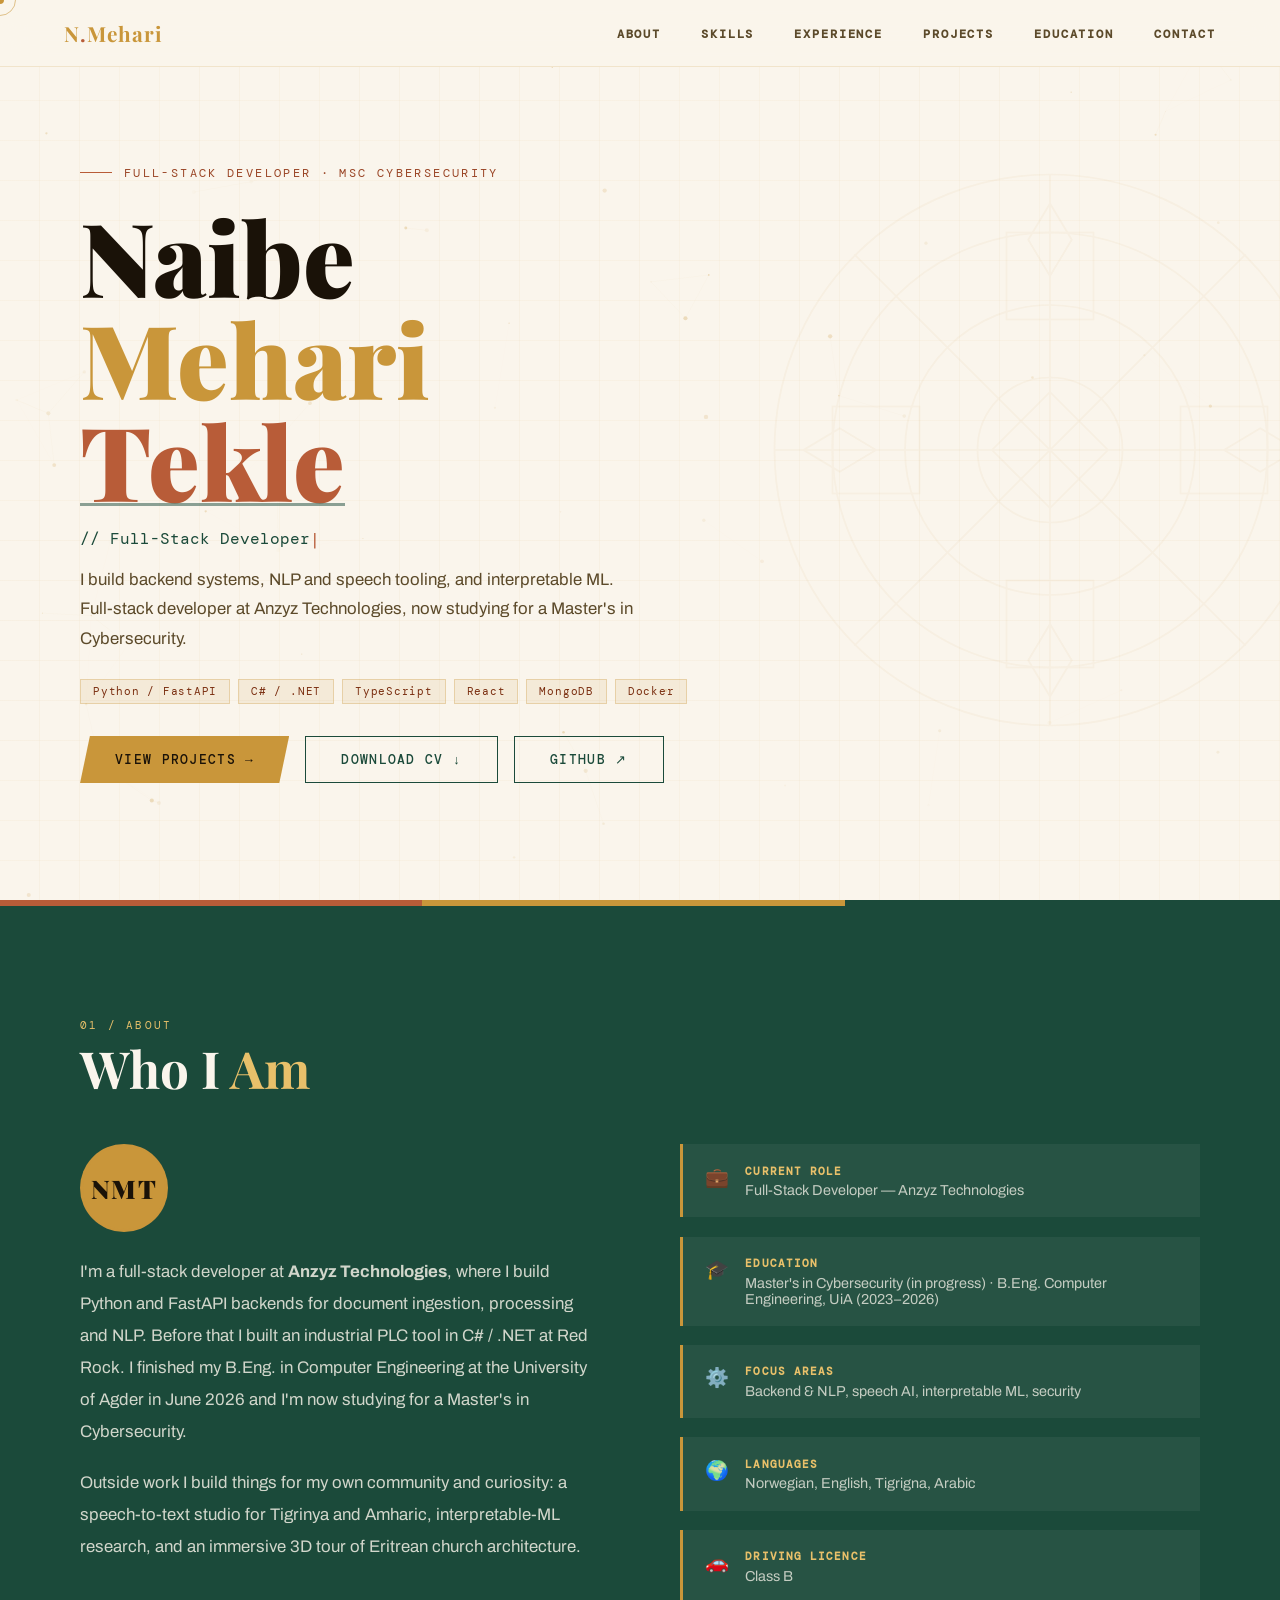
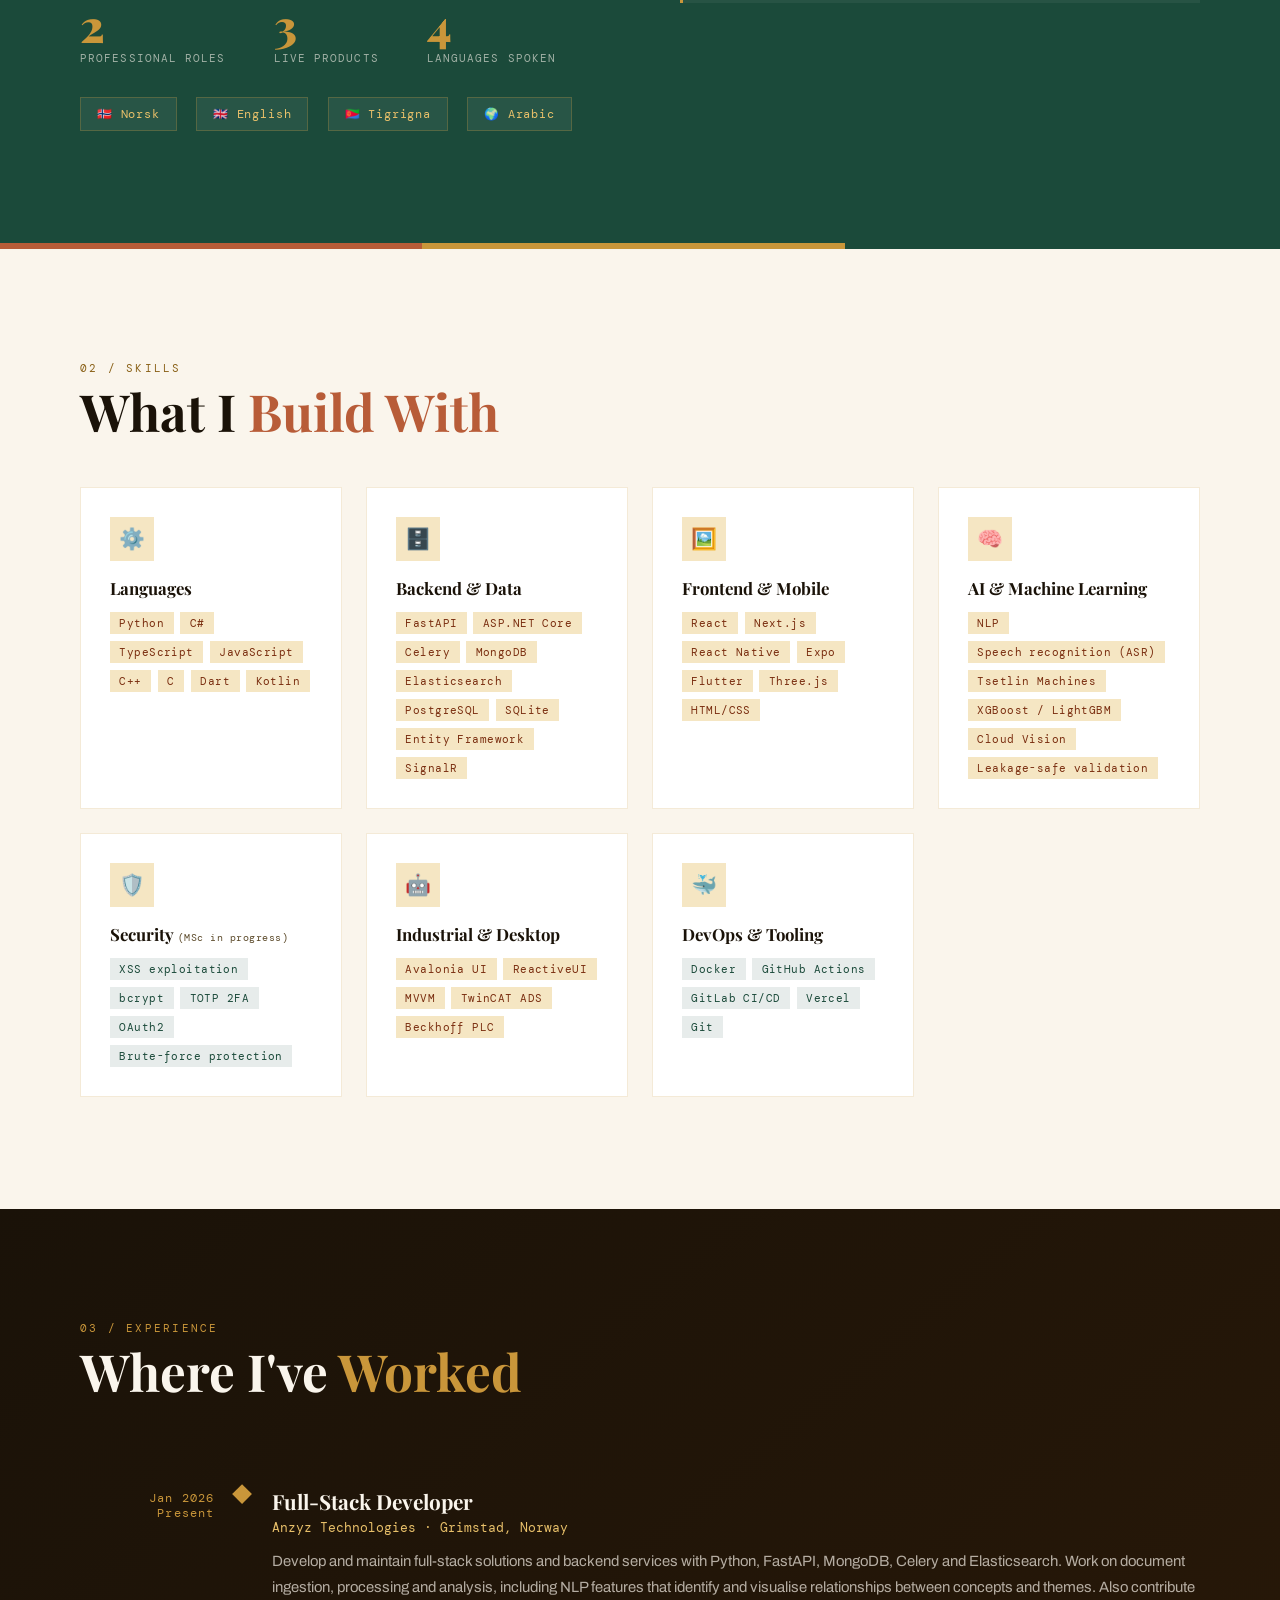
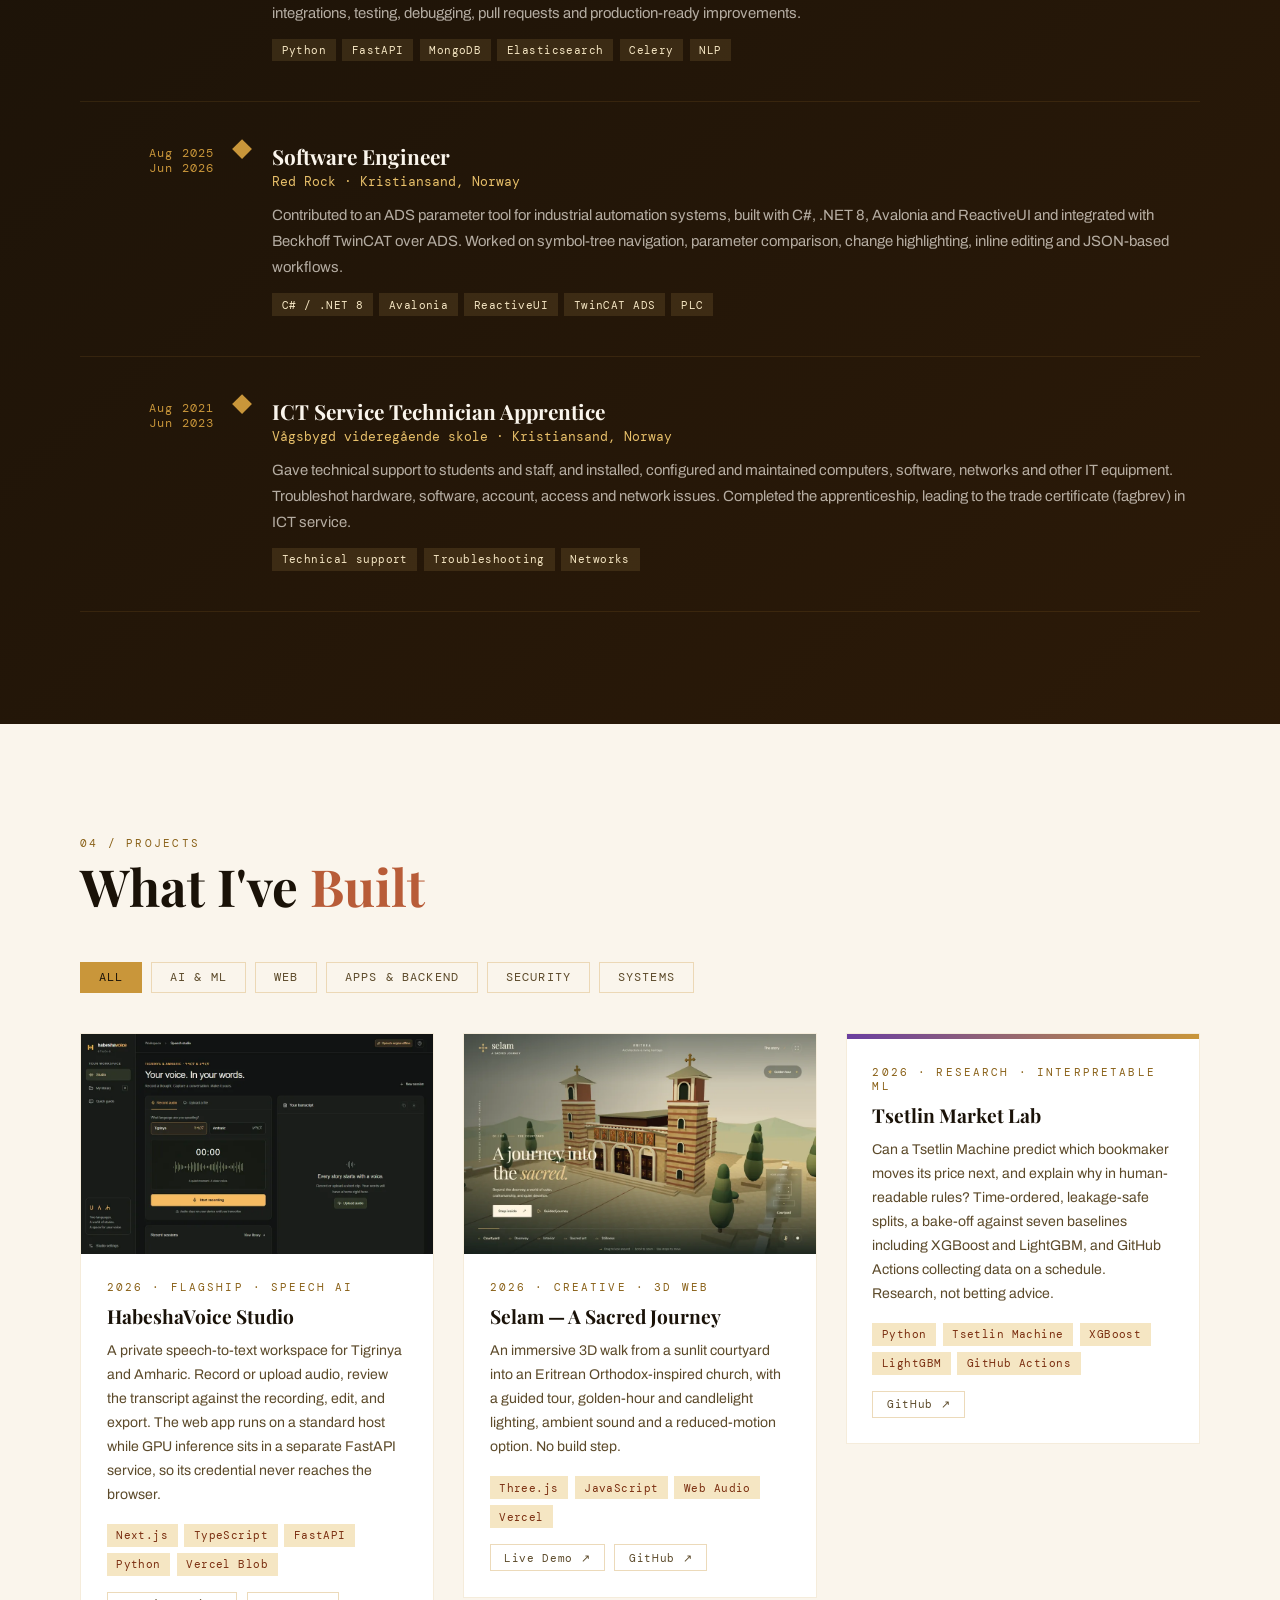
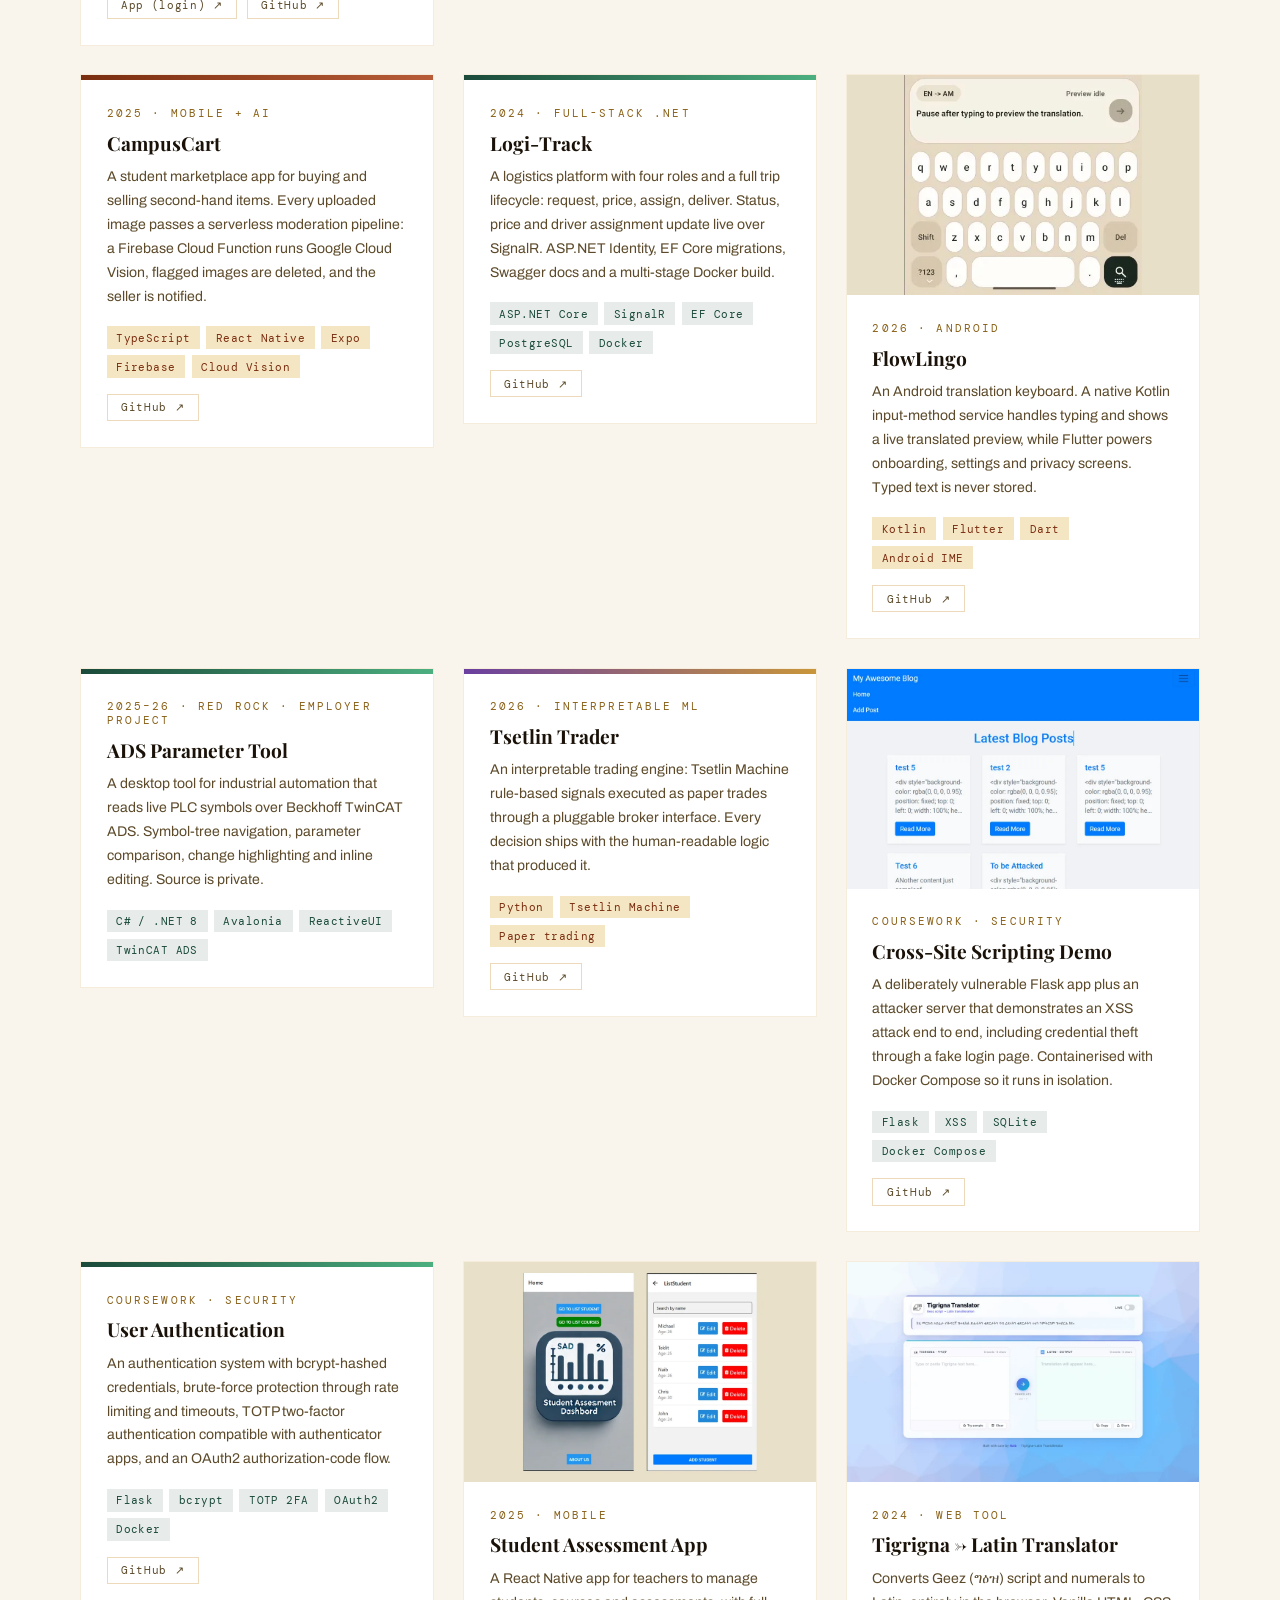
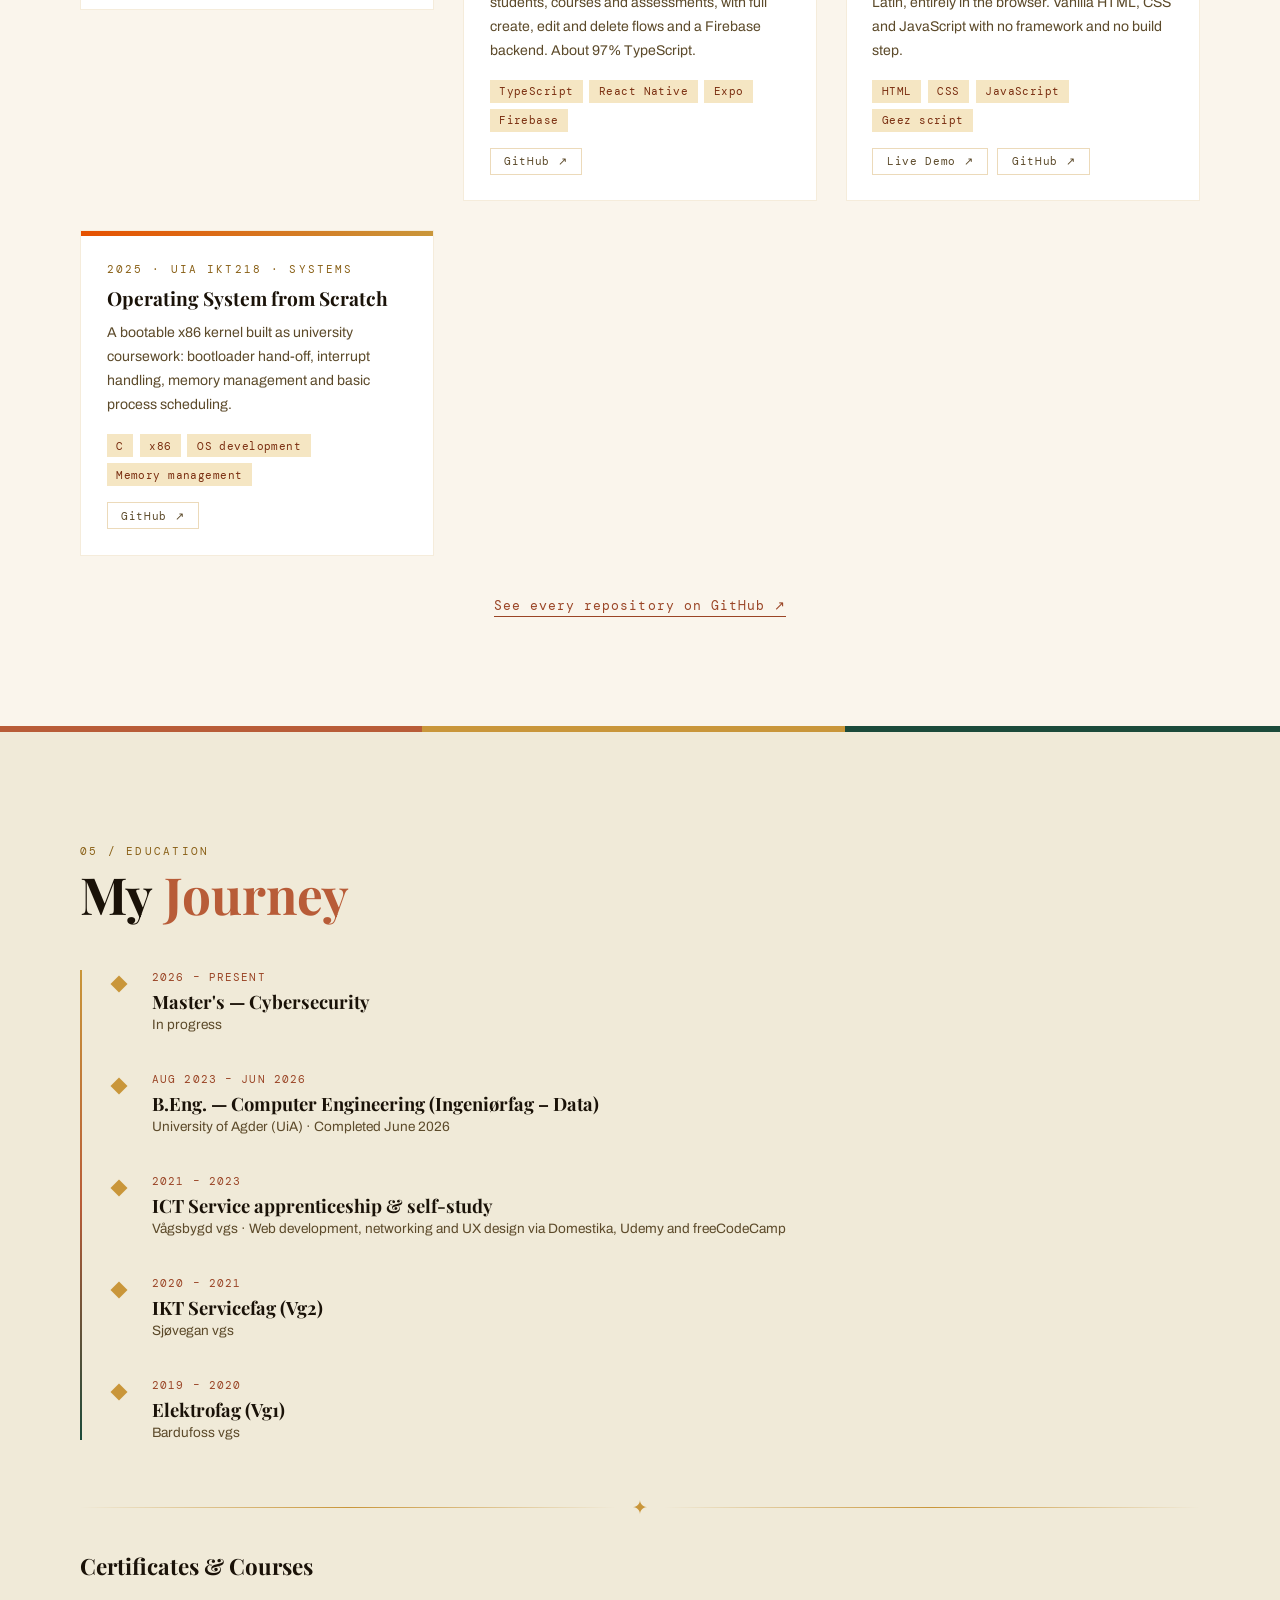
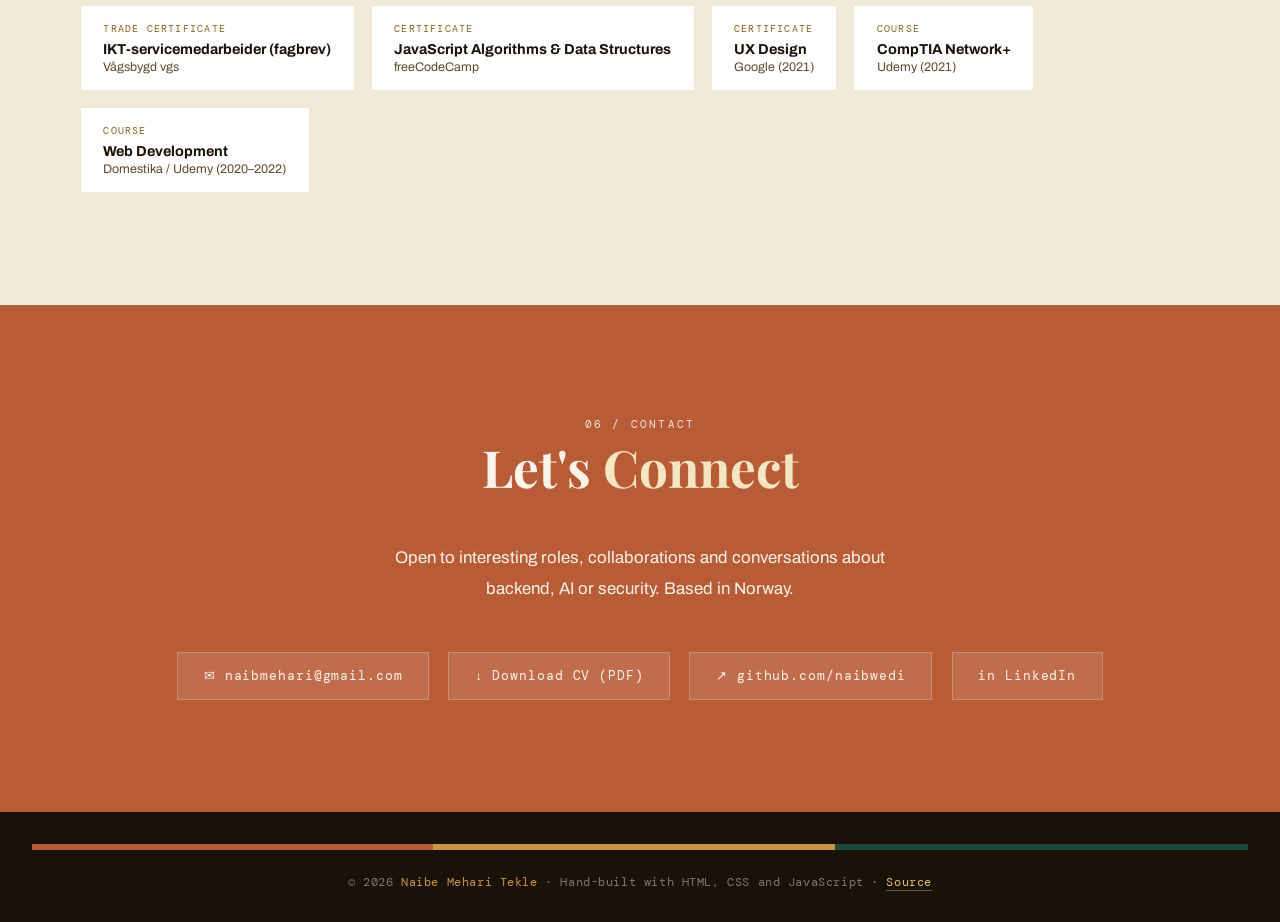
<file: index.html>
<!DOCTYPE html>
<html lang="en">
<head>
<meta charset="UTF-8">
<meta name="viewport" content="width=device-width, initial-scale=1.0">
<title>Naibe Mehari Tekle — Full-Stack Developer &amp; Cybersecurity MSc Student</title>
<meta name="description" content="Naibe Mehari Tekle — full-stack developer at Anzyz Technologies (Python, FastAPI, .NET, React) and Master's student in cybersecurity. Speech AI for Tigrinya &amp; Amharic, interpretable ML, industrial software. Based in Norway.">
<meta property="og:title" content="Naibe Mehari Tekle — Full-Stack Developer &amp; Cybersecurity MSc Student">
<meta property="og:description" content="Python/FastAPI and .NET backends, speech AI for Tigrinya &amp; Amharic, interpretable ML and security. Based in Norway.">
<meta property="og:type" content="website">
<meta property="og:url" content="https://naibtech.dev/">
<meta property="og:image" content="https://naibtech.dev/og-image.png">
<meta name="twitter:card" content="summary_large_image">
<meta name="twitter:image" content="https://naibtech.dev/og-image.png">
<link rel="canonical" href="https://naibtech.dev/">
<link rel="preconnect" href="https://fonts.googleapis.com">
<link rel="preconnect" href="https://fonts.gstatic.com" crossorigin>
<link href="https://fonts.googleapis.com/css2?family=Playfair+Display:wght@400;700;900&family=DM+Mono:wght@300;400;500&family=Archivo:wght@300;400;600;800&display=swap" rel="stylesheet">
<link rel="icon" type="image/svg+xml" href="data:image/svg+xml,%3Csvg xmlns='http://www.w3.org/2000/svg' viewBox='0 0 32 32'%3E%3Crect width='32' height='32' fill='%231A1208'/%3E%3Ctext x='16' y='22' text-anchor='middle' font-family='Georgia,serif' font-size='18' font-weight='700' fill='%23C9963A'%3EN%3C/text%3E%3C/svg%3E">
<link rel="stylesheet" href="style.css">
<script type="application/ld+json">
{
  "@context": "https://schema.org",
  "@type": "Person",
  "name": "Naibe Mehari Tekle",
  "url": "https://naibtech.dev/",
  "jobTitle": "Full-Stack Developer",
  "worksFor": { "@type": "Organization", "name": "Anzyz Technologies" },
  "alumniOf": { "@type": "CollegeOrUniversity", "name": "University of Agder" },
  "knowsLanguage": ["nb", "en", "ti", "ar"],
  "address": { "@type": "PostalAddress", "addressCountry": "NO" },
  "sameAs": ["https://github.com/naibwedi", "https://www.linkedin.com/in/naib-mehari-95690114a/"]
}
</script>
</head>
<body>

<a class="skip" href="#main">Skip to content</a>
<canvas id="cvs" aria-hidden="true"></canvas>
<div class="gbg" aria-hidden="true"></div>
<div class="cd" id="cdot" aria-hidden="true"></div>
<div class="cr" id="cring" aria-hidden="true"></div>

<!-- mobile nav overlay -->
<div class="mnav" id="mnav" aria-hidden="true">
  <a href="#about" onclick="closeMenu()">About</a>
  <a href="#skills" onclick="closeMenu()">Skills</a>
  <a href="#experience" onclick="closeMenu()">Experience</a>
  <a href="#projects" onclick="closeMenu()">Projects</a>
  <a href="#education" onclick="closeMenu()">Education</a>
  <a href="#contact" onclick="closeMenu()">Contact</a>
</div>

<nav aria-label="Primary">
  <div class="logo">N<span>.</span>Mehari</div>
  <ul class="nl">
    <li><a href="#about">About</a></li>
    <li><a href="#skills">Skills</a></li>
    <li><a href="#experience">Experience</a></li>
    <li><a href="#projects">Projects</a></li>
    <li><a href="#education">Education</a></li>
    <li><a href="#contact">Contact</a></li>
  </ul>
  <button class="ham" id="ham" aria-label="Toggle menu" aria-expanded="false">
    <span></span><span></span><span></span>
  </button>
</nav>

<button class="stt" id="stt" aria-label="Scroll to top">↑</button>

<main id="main">

<!-- HERO -->
<section id="hero">
  <svg class="hcross" viewBox="0 0 400 400" xmlns="http://www.w3.org/2000/svg" aria-hidden="true">
    <g stroke="#C9963A" fill="none" stroke-width="1.2">
      <circle cx="200" cy="200" r="190"/><circle cx="200" cy="200" r="150"/>
      <circle cx="200" cy="200" r="100"/><circle cx="200" cy="200" r="50"/>
      <line x1="200" y1="10" x2="200" y2="390"/><line x1="10" y1="200" x2="390" y2="200"/>
      <line x1="65" y1="65" x2="335" y2="335"/><line x1="335" y1="65" x2="65" y2="335"/>
      <rect x="170" y="50" width="60" height="60"/><rect x="170" y="290" width="60" height="60"/>
      <rect x="50" y="170" width="60" height="60"/><rect x="290" y="170" width="60" height="60"/>
      <polygon points="200,160 240,200 200,240 160,200"/>
      <polygon points="200,30 215,55 200,80 185,55"/><polygon points="200,320 215,345 200,370 185,345"/>
      <polygon points="30,200 55,215 80,200 55,185"/><polygon points="320,200 345,215 370,200 345,185"/>
    </g>
  </svg>
  <div class="hc">
    <div class="hl">Full-Stack Developer &middot; MSc Cybersecurity</div>
    <h1 class="hn">Naibe<br><span class="gld">Mehari</span><br><span class="str">Tekle</span></h1>
    <p class="hr">// <span id="typed">Full-Stack Developer</span></p>
    <p class="hb">I build backend systems, NLP and speech tooling, and interpretable ML. Full-stack developer at Anzyz Technologies, now studying for a Master's in Cybersecurity.</p>
    <div class="htags">
      <span class="htag">Python / FastAPI</span><span class="htag">C# / .NET</span>
      <span class="htag">TypeScript</span><span class="htag">React</span>
      <span class="htag">MongoDB</span><span class="htag">Docker</span>
    </div>
    <div class="hcta">
      <a href="#projects" class="bp">View Projects →</a>
      <a href="/Naibe-Mehari-CV.pdf" class="bo" download>Download CV ↓</a>
      <a href="https://github.com/naibwedi" target="_blank" rel="noopener noreferrer" class="bo">GitHub ↗</a>
    </div>
  </div>
</section>

<div class="stripe"></div>

<!-- ABOUT -->
<section id="about">
  <div class="sl">01 / About</div>
  <h2 class="st r">Who I <span class="a">Am</span></h2>
  <div class="ag">
    <div class="at r lft">
      <div class="avatar" aria-hidden="true">NMT</div>
      <p>I'm a full-stack developer at <strong>Anzyz Technologies</strong>, where I build Python and FastAPI backends for document ingestion, processing and NLP. Before that I built an industrial PLC tool in C# / .NET at Red Rock. I finished my B.Eng. in Computer Engineering at the University of Agder in June 2026 and I'm now studying for a Master's in Cybersecurity.</p>
      <p>Outside work I build things for my own community and curiosity: a speech-to-text studio for Tigrinya and Amharic, interpretable-ML research, and an immersive 3D tour of Eritrean church architecture.</p>
      <div class="srow">
        <div class="stat"><div class="sn" data-target="2">0</div><div class="slab">Professional roles</div></div>
        <div class="stat"><div class="sn" data-target="3">0</div><div class="slab">Live products</div></div>
        <div class="stat"><div class="sn" data-target="4">0</div><div class="slab">Languages spoken</div></div>
      </div>
      <div class="lr">
        <div class="lp">🇳🇴 Norsk</div>
        <div class="lp">🇬🇧 English</div>
        <div class="lp">🇪🇷 Tigrigna</div>
        <div class="lp">🌍 Arabic</div>
      </div>
    </div>
    <div class="r rgt">
      <div class="af">
        <div class="fc"><div class="fi">💼</div><div><h4>Current role</h4><p>Full-Stack Developer — Anzyz Technologies</p></div></div>
        <div class="fc"><div class="fi">🎓</div><div><h4>Education</h4><p>Master's in Cybersecurity (in progress) · B.Eng. Computer Engineering, UiA (2023–2026)</p></div></div>
        <div class="fc"><div class="fi">⚙️</div><div><h4>Focus areas</h4><p>Backend &amp; NLP, speech AI, interpretable ML, security</p></div></div>
        <div class="fc"><div class="fi">🌍</div><div><h4>Languages</h4><p>Norwegian, English, Tigrigna, Arabic</p></div></div>
        <div class="fc"><div class="fi">🚗</div><div><h4>Driving licence</h4><p>Class B</p></div></div>
      </div>
    </div>
  </div>
</section>

<div class="stripe"></div>

<!-- SKILLS -->
<section id="skills">
  <div class="sl">02 / Skills</div>
  <h2 class="st r">What I <span class="a">Build With</span></h2>
  <div class="sg">
    <div class="sc r"><div class="si" aria-hidden="true">⚙️</div><h3>Languages</h3><div class="tgs"><span class="tg">Python</span><span class="tg">C#</span><span class="tg">TypeScript</span><span class="tg">JavaScript</span><span class="tg">C++</span><span class="tg">C</span><span class="tg">Dart</span><span class="tg">Kotlin</span></div></div>
    <div class="sc r"><div class="si" aria-hidden="true">🗄️</div><h3>Backend &amp; Data</h3><div class="tgs"><span class="tg">FastAPI</span><span class="tg">ASP.NET Core</span><span class="tg">Celery</span><span class="tg">MongoDB</span><span class="tg">Elasticsearch</span><span class="tg">PostgreSQL</span><span class="tg">SQLite</span><span class="tg">Entity Framework</span><span class="tg">SignalR</span></div></div>
    <div class="sc r"><div class="si" aria-hidden="true">🖼️</div><h3>Frontend &amp; Mobile</h3><div class="tgs"><span class="tg">React</span><span class="tg">Next.js</span><span class="tg">React Native</span><span class="tg">Expo</span><span class="tg">Flutter</span><span class="tg">Three.js</span><span class="tg">HTML/CSS</span></div></div>
    <div class="sc r"><div class="si" aria-hidden="true">🧠</div><h3>AI &amp; Machine Learning</h3><div class="tgs"><span class="tg">NLP</span><span class="tg">Speech recognition (ASR)</span><span class="tg">Tsetlin Machines</span><span class="tg">XGBoost / LightGBM</span><span class="tg">Cloud Vision</span><span class="tg">Leakage-safe validation</span></div></div>
    <div class="sc r"><div class="si" aria-hidden="true">🛡️</div><h3>Security <small>(MSc in progress)</small></h3><div class="tgs"><span class="tg g">XSS exploitation</span><span class="tg g">bcrypt</span><span class="tg g">TOTP 2FA</span><span class="tg g">OAuth2</span><span class="tg g">Brute-force protection</span></div></div>
    <div class="sc r"><div class="si" aria-hidden="true">🤖</div><h3>Industrial &amp; Desktop</h3><div class="tgs"><span class="tg">Avalonia UI</span><span class="tg">ReactiveUI</span><span class="tg">MVVM</span><span class="tg">TwinCAT ADS</span><span class="tg">Beckhoff PLC</span></div></div>
    <div class="sc r"><div class="si" aria-hidden="true">🐳</div><h3>DevOps &amp; Tooling</h3><div class="tgs"><span class="tg g">Docker</span><span class="tg g">GitHub Actions</span><span class="tg g">GitLab CI/CD</span><span class="tg g">Vercel</span><span class="tg g">Git</span></div></div>
  </div>
</section>

<!-- EXPERIENCE -->
<section id="experience">
  <div class="sl">03 / Experience</div>
  <h2 class="st r">Where I've <span class="a">Worked</span></h2>

  <div class="ei r">
    <div class="edate">Jan 2026<br>Present</div>
    <div class="ec">
      <div class="edot"></div>
      <h3>Full-Stack Developer</h3>
      <div class="eco">Anzyz Technologies · Grimstad, Norway</div>
      <p>Develop and maintain full-stack solutions and backend services with Python, FastAPI, MongoDB, Celery and Elasticsearch. Work on document ingestion, processing and analysis, including NLP features that identify and visualise relationships between concepts and themes. Also contribute integrations, testing, debugging, pull requests and production-ready improvements.</p>
      <div class="tgs" style="margin-top:.8rem">
        <span class="tg g">Python</span><span class="tg g">FastAPI</span><span class="tg g">MongoDB</span><span class="tg g">Elasticsearch</span><span class="tg g">Celery</span><span class="tg g">NLP</span>
      </div>
    </div>
  </div>

  <div class="ei r">
    <div class="edate">Aug 2025<br>Jun 2026</div>
    <div class="ec">
      <div class="edot"></div>
      <h3>Software Engineer</h3>
      <div class="eco">Red Rock · Kristiansand, Norway</div>
      <p>Contributed to an ADS parameter tool for industrial automation systems, built with C#, .NET 8, Avalonia and ReactiveUI and integrated with Beckhoff TwinCAT over ADS. Worked on symbol-tree navigation, parameter comparison, change highlighting, inline editing and JSON-based workflows.</p>
      <div class="tgs" style="margin-top:.8rem">
        <span class="tg g">C# / .NET 8</span><span class="tg g">Avalonia</span><span class="tg g">ReactiveUI</span><span class="tg g">TwinCAT ADS</span><span class="tg g">PLC</span>
      </div>
    </div>
  </div>

  <div class="ei r">
    <div class="edate">Aug 2021<br>Jun 2023</div>
    <div class="ec">
      <div class="edot"></div>
      <h3>ICT Service Technician Apprentice</h3>
      <div class="eco">Vågsbygd videregående skole · Kristiansand, Norway</div>
      <p>Gave technical support to students and staff, and installed, configured and maintained computers, software, networks and other IT equipment. Troubleshot hardware, software, account, access and network issues. Completed the apprenticeship, leading to the trade certificate (fagbrev) in ICT service.</p>
      <div class="tgs" style="margin-top:.8rem">
        <span class="tg g">Technical support</span><span class="tg g">Troubleshooting</span><span class="tg g">Networks</span>
      </div>
    </div>
  </div>
</section>

<!-- PROJECTS -->
<section id="projects">
  <div class="sl">04 / Projects</div>
  <h2 class="st r">What I've <span class="a">Built</span></h2>
  <div class="pf r" role="group" aria-label="Filter projects">
    <button class="fb active" data-f="all" aria-pressed="true">All</button>
    <button class="fb" data-f="ai" aria-pressed="false">AI &amp; ML</button>
    <button class="fb" data-f="web" aria-pressed="false">Web</button>
    <button class="fb" data-f="apps" aria-pressed="false">Apps &amp; Backend</button>
    <button class="fb" data-f="security" aria-pressed="false">Security</button>
    <button class="fb" data-f="systems" aria-pressed="false">Systems</button>
  </div>
  <div class="pg" id="pg">

    <article class="pc r" data-c="ai">
      <div class="pimg"><img src="images/habeshavoice.webp" width="960" height="600" loading="lazy" alt="HabeshaVoice Studio: dark workspace with a record button, language picker and transcript panel"></div>
      <div class="pbd">
        <div class="pn">2026 · FLAGSHIP · SPEECH AI</div>
        <h3>HabeshaVoice Studio</h3>
        <p>A private speech-to-text workspace for Tigrinya and Amharic. Record or upload audio, review the transcript against the recording, edit, and export. The web app runs on a standard host while GPU inference sits in a separate FastAPI service, so its credential never reaches the browser.</p>
        <div class="tgs"><span class="tg">Next.js</span><span class="tg">TypeScript</span><span class="tg">FastAPI</span><span class="tg">Python</span><span class="tg">Vercel Blob</span></div>
        <div class="plnks">
          <a href="https://habeshavoice-studio.vercel.app" target="_blank" rel="noopener noreferrer" class="pla">App (login) ↗</a>
          <a href="https://github.com/naibwedi/habeshavoice-studio" target="_blank" rel="noopener noreferrer" class="pla">GitHub ↗</a>
        </div>
      </div>
    </article>

    <article class="pc r" data-c="web">
      <div class="pimg"><img src="images/selam.webp" width="960" height="600" loading="lazy" alt="Selam: 3D church courtyard with the title "A journey into the sacred""></div>
      <div class="pbd">
        <div class="pn">2026 · CREATIVE · 3D WEB</div>
        <h3>Selam — A Sacred Journey</h3>
        <p>An immersive 3D walk from a sunlit courtyard into an Eritrean Orthodox-inspired church, with a guided tour, golden-hour and candlelight lighting, ambient sound and a reduced-motion option. No build step.</p>
        <div class="tgs"><span class="tg">Three.js</span><span class="tg">JavaScript</span><span class="tg">Web Audio</span><span class="tg">Vercel</span></div>
        <div class="plnks">
          <a href="https://eritrea-sacred-journey.vercel.app" target="_blank" rel="noopener noreferrer" class="pla">Live Demo ↗</a>
          <a href="https://github.com/naibwedi/eritrea-sacred-journey" target="_blank" rel="noopener noreferrer" class="pla">GitHub ↗</a>
        </div>
      </div>
    </article>

    <article class="pc r" data-c="ai">
      <div class="pb_ c"></div>
      <div class="pbd">
        <div class="pn">2026 · RESEARCH · INTERPRETABLE ML</div>
        <h3>Tsetlin Market Lab</h3>
        <p>Can a Tsetlin Machine predict which bookmaker moves its price next, and explain why in human-readable rules? Time-ordered, leakage-safe splits, a bake-off against seven baselines including XGBoost and LightGBM, and GitHub Actions collecting data on a schedule. Research, not betting advice.</p>
        <div class="tgs"><span class="tg">Python</span><span class="tg">Tsetlin Machine</span><span class="tg">XGBoost</span><span class="tg">LightGBM</span><span class="tg">GitHub Actions</span></div>
        <div class="plnks">
          <a href="https://github.com/naibwedi/tsetlin-market-lab" target="_blank" rel="noopener noreferrer" class="pla">GitHub ↗</a>
        </div>
      </div>
    </article>

    <article class="pc r" data-c="apps">
      <div class="pb_ t"></div>
      <div class="pbd">
        <div class="pn">2025 · MOBILE + AI</div>
        <h3>CampusCart</h3>
        <p>A student marketplace app for buying and selling second-hand items. Every uploaded image passes a serverless moderation pipeline: a Firebase Cloud Function runs Google Cloud Vision, flagged images are deleted, and the seller is notified.</p>
        <div class="tgs"><span class="tg">TypeScript</span><span class="tg">React Native</span><span class="tg">Expo</span><span class="tg">Firebase</span><span class="tg">Cloud Vision</span></div>
        <div class="plnks">
          <a href="https://github.com/naibwedi/Campus-Cart-App" target="_blank" rel="noopener noreferrer" class="pla">GitHub ↗</a>
        </div>
      </div>
    </article>

    <article class="pc r" data-c="apps">
      <div class="pb_ g"></div>
      <div class="pbd">
        <div class="pn">2024 · FULL-STACK .NET</div>
        <h3>Logi-Track</h3>
        <p>A logistics platform with four roles and a full trip lifecycle: request, price, assign, deliver. Status, price and driver assignment update live over SignalR. ASP.NET Identity, EF Core migrations, Swagger docs and a multi-stage Docker build.</p>
        <div class="tgs"><span class="tg g">ASP.NET Core</span><span class="tg g">SignalR</span><span class="tg g">EF Core</span><span class="tg g">PostgreSQL</span><span class="tg g">Docker</span></div>
        <div class="plnks">
          <a href="https://github.com/naibwedi/Logi-Track" target="_blank" rel="noopener noreferrer" class="pla">GitHub ↗</a>
        </div>
      </div>
    </article>

    <article class="pc r" data-c="apps">
      <div class="pimg pimg-contain"><img src="images/flowlingo.webp" width="960" height="600" loading="lazy" alt="FlowLingo keyboard with a translation preview strip above the keys"></div>
      <div class="pbd">
        <div class="pn">2026 · ANDROID</div>
        <h3>FlowLingo</h3>
        <p>An Android translation keyboard. A native Kotlin input-method service handles typing and shows a live translated preview, while Flutter powers onboarding, settings and privacy screens. Typed text is never stored.</p>
        <div class="tgs"><span class="tg">Kotlin</span><span class="tg">Flutter</span><span class="tg">Dart</span><span class="tg">Android IME</span></div>
        <div class="plnks">
          <a href="https://github.com/naibwedi/FlowLingo" target="_blank" rel="noopener noreferrer" class="pla">GitHub ↗</a>
        </div>
      </div>
    </article>

    <article class="pc r" data-c="apps">
      <div class="pb_ g"></div>
      <div class="pbd">
        <div class="pn">2025–26 · RED ROCK · EMPLOYER PROJECT</div>
        <h3>ADS Parameter Tool</h3>
        <p>A desktop tool for industrial automation that reads live PLC symbols over Beckhoff TwinCAT ADS. Symbol-tree navigation, parameter comparison, change highlighting and inline editing. Source is private.</p>
        <div class="tgs"><span class="tg g">C# / .NET 8</span><span class="tg g">Avalonia</span><span class="tg g">ReactiveUI</span><span class="tg g">TwinCAT ADS</span></div>
      </div>
    </article>

    <article class="pc r" data-c="ai">
      <div class="pb_ c"></div>
      <div class="pbd">
        <div class="pn">2026 · INTERPRETABLE ML</div>
        <h3>Tsetlin Trader</h3>
        <p>An interpretable trading engine: Tsetlin Machine rule-based signals executed as paper trades through a pluggable broker interface. Every decision ships with the human-readable logic that produced it.</p>
        <div class="tgs"><span class="tg">Python</span><span class="tg">Tsetlin Machine</span><span class="tg">Paper trading</span></div>
        <div class="plnks">
          <a href="https://github.com/naibwedi/tsetlin-trader" target="_blank" rel="noopener noreferrer" class="pla">GitHub ↗</a>
        </div>
      </div>
    </article>

    <article class="pc r" data-c="security">
      <div class="pimg"><img src="images/xss.webp" width="960" height="600" loading="lazy" alt="Vulnerable blog app whose post list renders an injected script instead of text"></div>
      <div class="pbd">
        <div class="pn">COURSEWORK · SECURITY</div>
        <h3>Cross-Site Scripting Demo</h3>
        <p>A deliberately vulnerable Flask app plus an attacker server that demonstrates an XSS attack end to end, including credential theft through a fake login page. Containerised with Docker Compose so it runs in isolation.</p>
        <div class="tgs"><span class="tg g">Flask</span><span class="tg g">XSS</span><span class="tg g">SQLite</span><span class="tg g">Docker Compose</span></div>
        <div class="plnks">
          <a href="https://github.com/naibwedi/Cross-Site-Scripting" target="_blank" rel="noopener noreferrer" class="pla">GitHub ↗</a>
        </div>
      </div>
    </article>

    <article class="pc r" data-c="security">
      <div class="pb_ g"></div>
      <div class="pbd">
        <div class="pn">COURSEWORK · SECURITY</div>
        <h3>User Authentication</h3>
        <p>An authentication system with bcrypt-hashed credentials, brute-force protection through rate limiting and timeouts, TOTP two-factor authentication compatible with authenticator apps, and an OAuth2 authorization-code flow.</p>
        <div class="tgs"><span class="tg g">Flask</span><span class="tg g">bcrypt</span><span class="tg g">TOTP 2FA</span><span class="tg g">OAuth2</span><span class="tg g">Docker</span></div>
        <div class="plnks">
          <a href="https://github.com/naibwedi/User-Authentication" target="_blank" rel="noopener noreferrer" class="pla">GitHub ↗</a>
        </div>
      </div>
    </article>

    <article class="pc r" data-c="apps">
      <div class="pimg"><img src="images/student-assessment.webp" width="960" height="600" loading="lazy" alt="Student Assessment App: home screen and student list on two phone screens"></div>
      <div class="pbd">
        <div class="pn">2025 · MOBILE</div>
        <h3>Student Assessment App</h3>
        <p>A React Native app for teachers to manage students, courses and assessments, with full create, edit and delete flows and a Firebase backend. About 97% TypeScript.</p>
        <div class="tgs"><span class="tg">TypeScript</span><span class="tg">React Native</span><span class="tg">Expo</span><span class="tg">Firebase</span></div>
        <div class="plnks">
          <a href="https://github.com/naibwedi/Student-Assesment-App" target="_blank" rel="noopener noreferrer" class="pla">GitHub ↗</a>
        </div>
      </div>
    </article>

    <article class="pc r" data-c="web">
      <div class="pimg"><img src="images/tigrigna.webp" width="960" height="600" loading="lazy" alt="Tigrigna Translator: Geez script input on the left, Latin output on the right"></div>
      <div class="pbd">
        <div class="pn">2024 · WEB TOOL</div>
        <h3>Tigrigna → Latin Translator</h3>
        <p>Converts Geez (ግዕዝ) script and numerals to Latin, entirely in the browser. Vanilla HTML, CSS and JavaScript with no framework and no build step.</p>
        <div class="tgs"><span class="tg">HTML</span><span class="tg">CSS</span><span class="tg">JavaScript</span><span class="tg">Geez script</span></div>
        <div class="plnks">
          <a href="https://tigrigna-latin.netlify.app/" target="_blank" rel="noopener noreferrer" class="pla">Live Demo ↗</a>
          <a href="https://github.com/naibwedi/Tigrigna-to-latin-traslator" target="_blank" rel="noopener noreferrer" class="pla">GitHub ↗</a>
        </div>
      </div>
    </article>

    <article class="pc r" data-c="systems">
      <div class="pb_ o"></div>
      <div class="pbd">
        <div class="pn">2025 · UIA IKT218 · SYSTEMS</div>
        <h3>Operating System from Scratch</h3>
        <p>A bootable x86 kernel built as university coursework: bootloader hand-off, interrupt handling, memory management and basic process scheduling.</p>
        <div class="tgs"><span class="tg">C</span><span class="tg">x86</span><span class="tg">OS development</span><span class="tg">Memory management</span></div>
        <div class="plnks">
          <a href="https://github.com/naibwedi/2025-ikt218-osdev" target="_blank" rel="noopener noreferrer" class="pla">GitHub ↗</a>
        </div>
      </div>
    </article>

  </div>
  <p class="more r"><a href="https://github.com/naibwedi?tab=repositories" target="_blank" rel="noopener noreferrer">See every repository on GitHub ↗</a></p>
</section>

<div class="stripe"></div>

<!-- EDUCATION -->
<section id="education">
  <div class="sl">05 / Education</div>
  <h2 class="st r">My <span class="a">Journey</span></h2>
  <div class="el">
    <div class="eit r"><div class="eyr">2026 – Present</div><h3>Master's — Cybersecurity</h3><p>In progress</p></div>
    <div class="eit r"><div class="eyr">Aug 2023 – Jun 2026</div><h3>B.Eng. — Computer Engineering (Ingeniørfag – Data)</h3><p>University of Agder (UiA) · Completed June 2026</p></div>
    <div class="eit r"><div class="eyr">2021 – 2023</div><h3>ICT Service apprenticeship &amp; self-study</h3><p>Vågsbygd vgs · Web development, networking and UX design via Domestika, Udemy and freeCodeCamp</p></div>
    <div class="eit r"><div class="eyr">2020 – 2021</div><h3>IKT Servicefag (Vg2)</h3><p>Sjøvegan vgs</p></div>
    <div class="eit r"><div class="eyr">2019 – 2020</div><h3>Elektrofag (Vg1)</h3><p>Bardufoss vgs</p></div>
  </div>
  <div class="ethdiv r"><span>✦</span></div>
  <h3 class="r cert-h">Certificates &amp; Courses</h3>
  <div class="cg r">
    <div class="cc"><div class="clb">Trade certificate</div><strong>IKT-servicemedarbeider (fagbrev)</strong><p>Vågsbygd vgs</p></div>
    <div class="cc"><div class="clb">Certificate</div><strong>JavaScript Algorithms &amp; Data Structures</strong><p>freeCodeCamp</p></div>
    <div class="cc"><div class="clb">Certificate</div><strong>UX Design</strong><p>Google (2021)</p></div>
    <div class="cc"><div class="clb">Course</div><strong>CompTIA Network+</strong><p>Udemy (2021)</p></div>
    <div class="cc"><div class="clb">Course</div><strong>Web Development</strong><p>Domestika / Udemy (2020–2022)</p></div>
  </div>
</section>

</main>

<!-- CONTACT -->
<section id="contact">
  <div class="sl">06 / Contact</div>
  <h2 class="st r">Let's <span style="color:var(--gold-pale)">Connect</span></h2>
  <p class="cdesc r">Open to interesting roles, collaborations and conversations about backend, AI or security. Based in Norway.</p>
  <div class="cls r">
    <a href="mailto:naibmehari@gmail.com" class="cla">✉ naibmehari@gmail.com</a>
    <a href="/Naibe-Mehari-CV.pdf" class="cla" download>↓ Download CV (PDF)</a>
    <a href="https://github.com/naibwedi" target="_blank" rel="noopener noreferrer" class="cla">↗ github.com/naibwedi</a>
    <a href="https://www.linkedin.com/in/naib-mehari-95690114a/" target="_blank" rel="noopener noreferrer" class="cla">in LinkedIn</a>
  </div>
</section>

<footer>
  <div class="stripe" style="margin-bottom:1.5rem"></div>
  © 2026 <span>Naibe Mehari Tekle</span> · Hand-built with HTML, CSS and JavaScript · <a href="https://github.com/naibwedi/naibe-portfolio" target="_blank" rel="noopener noreferrer">Source</a>
</footer>

<script src="main.js"></script>
</body>
</html>
</file>
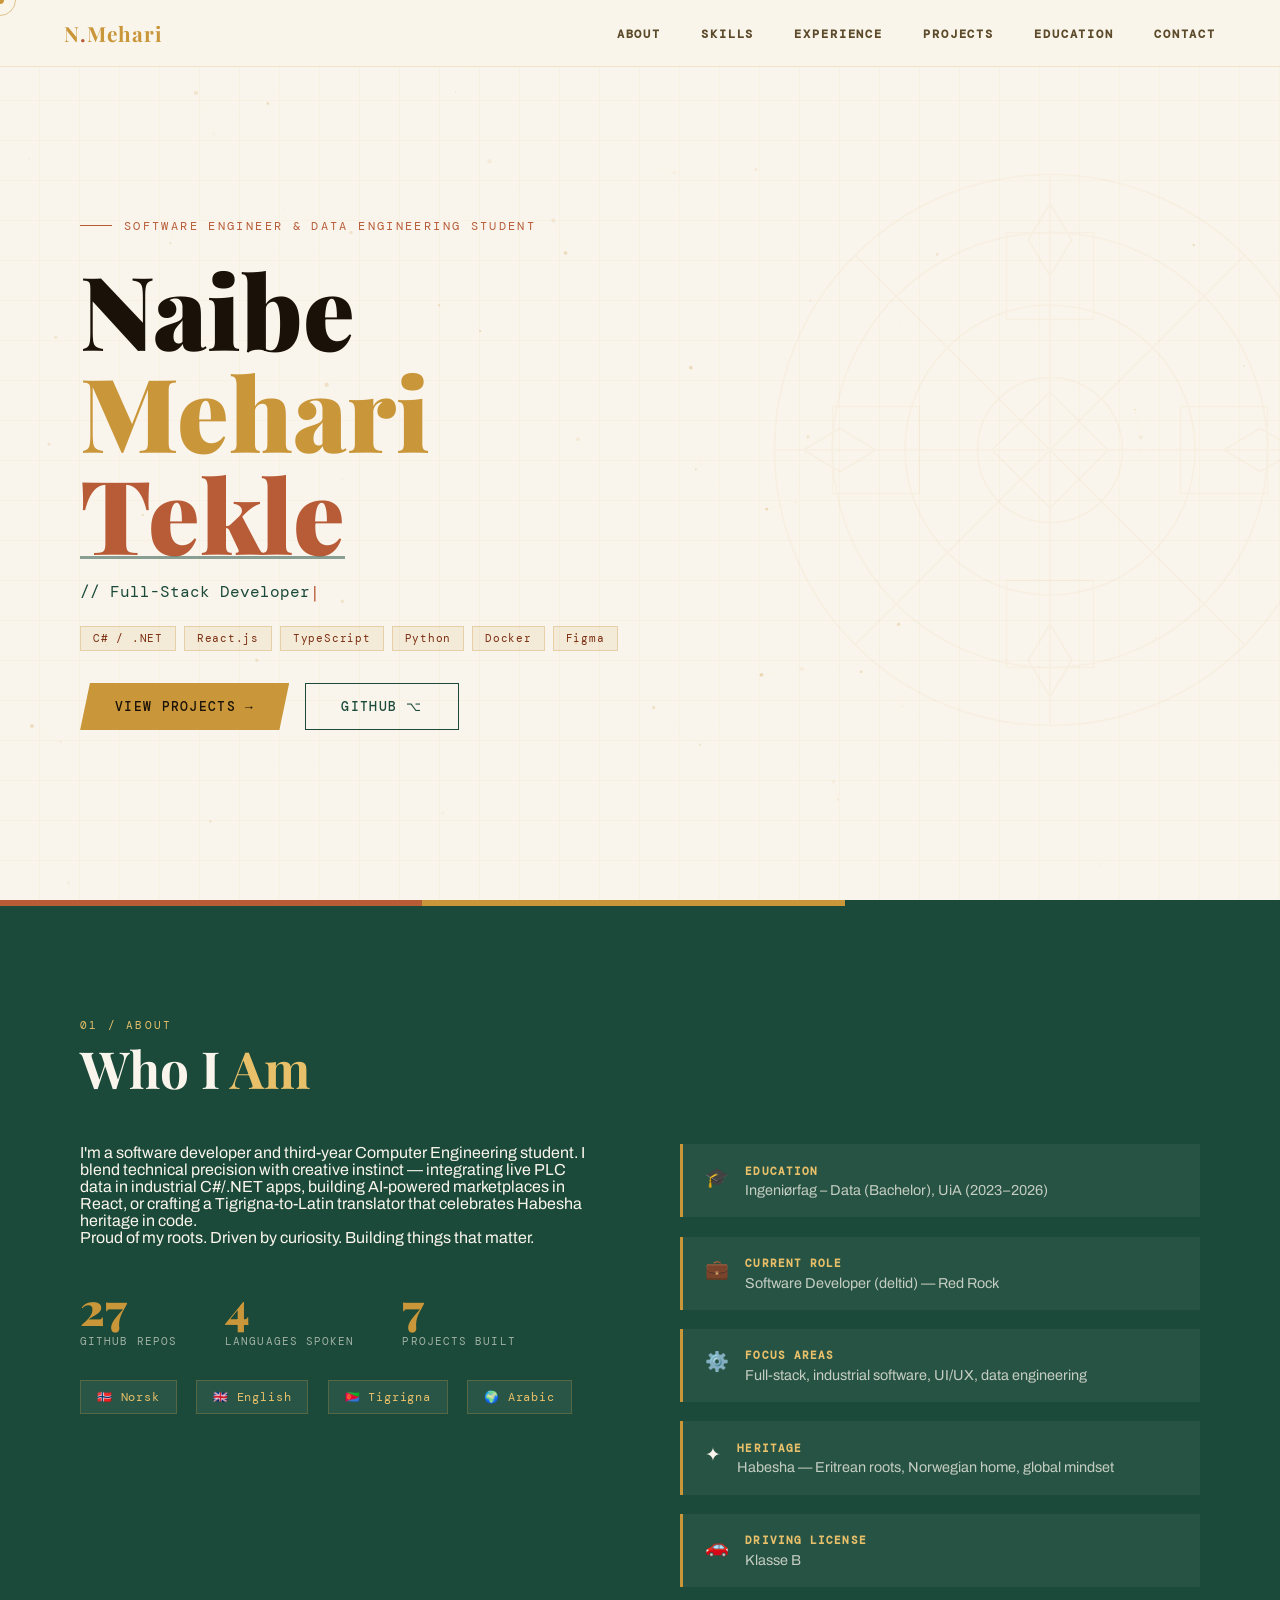
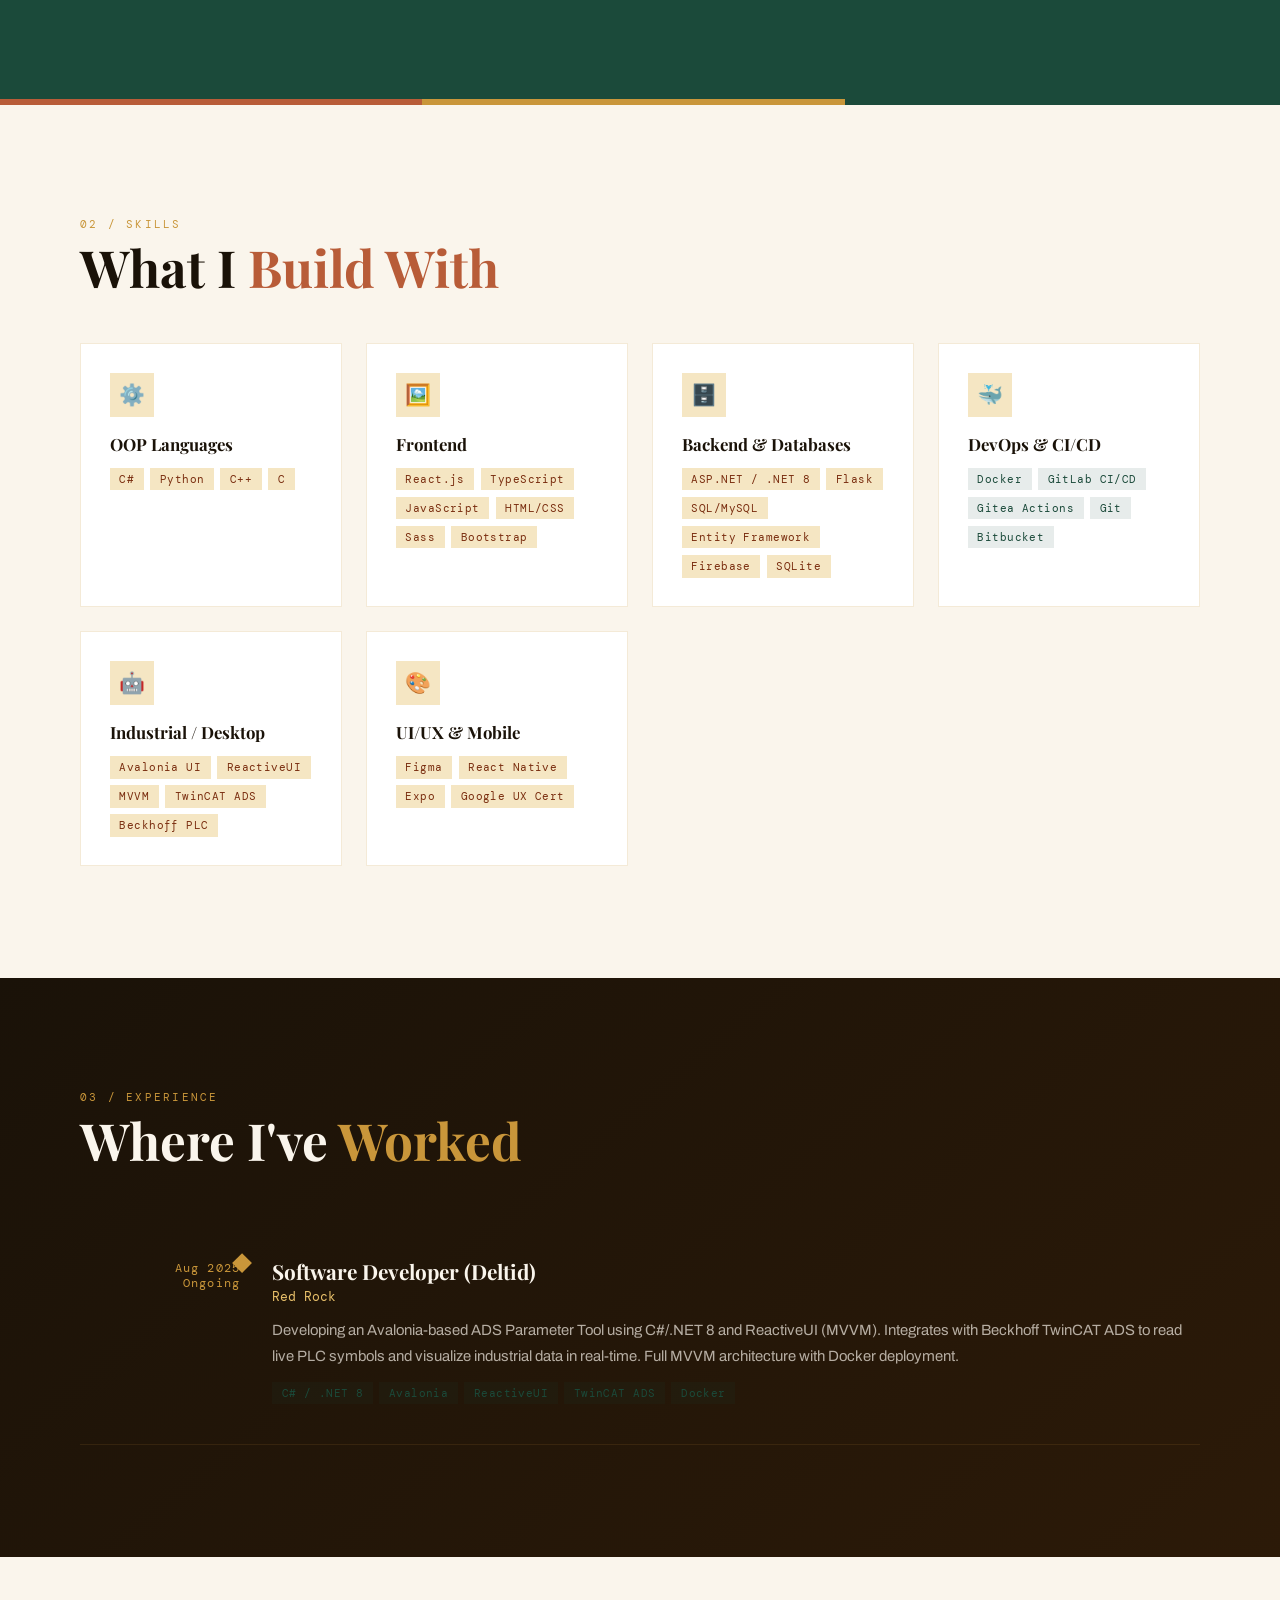
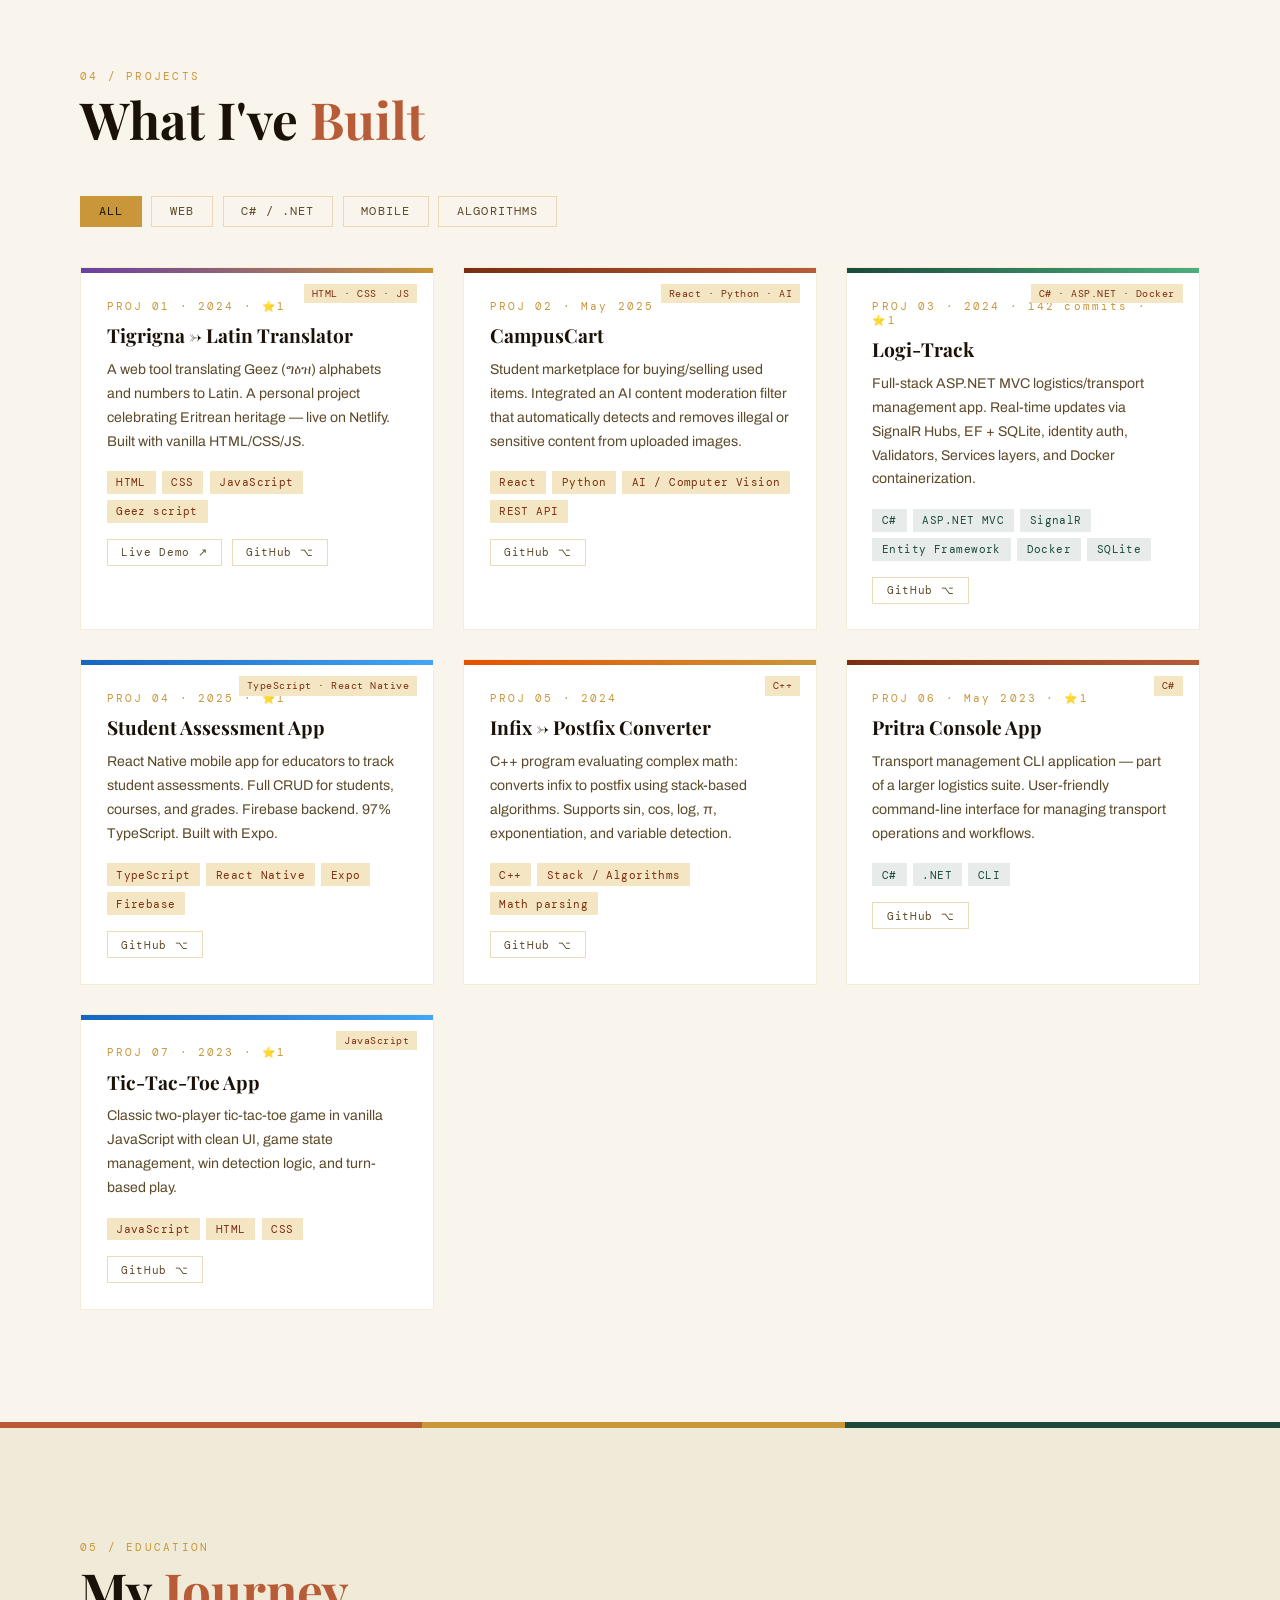
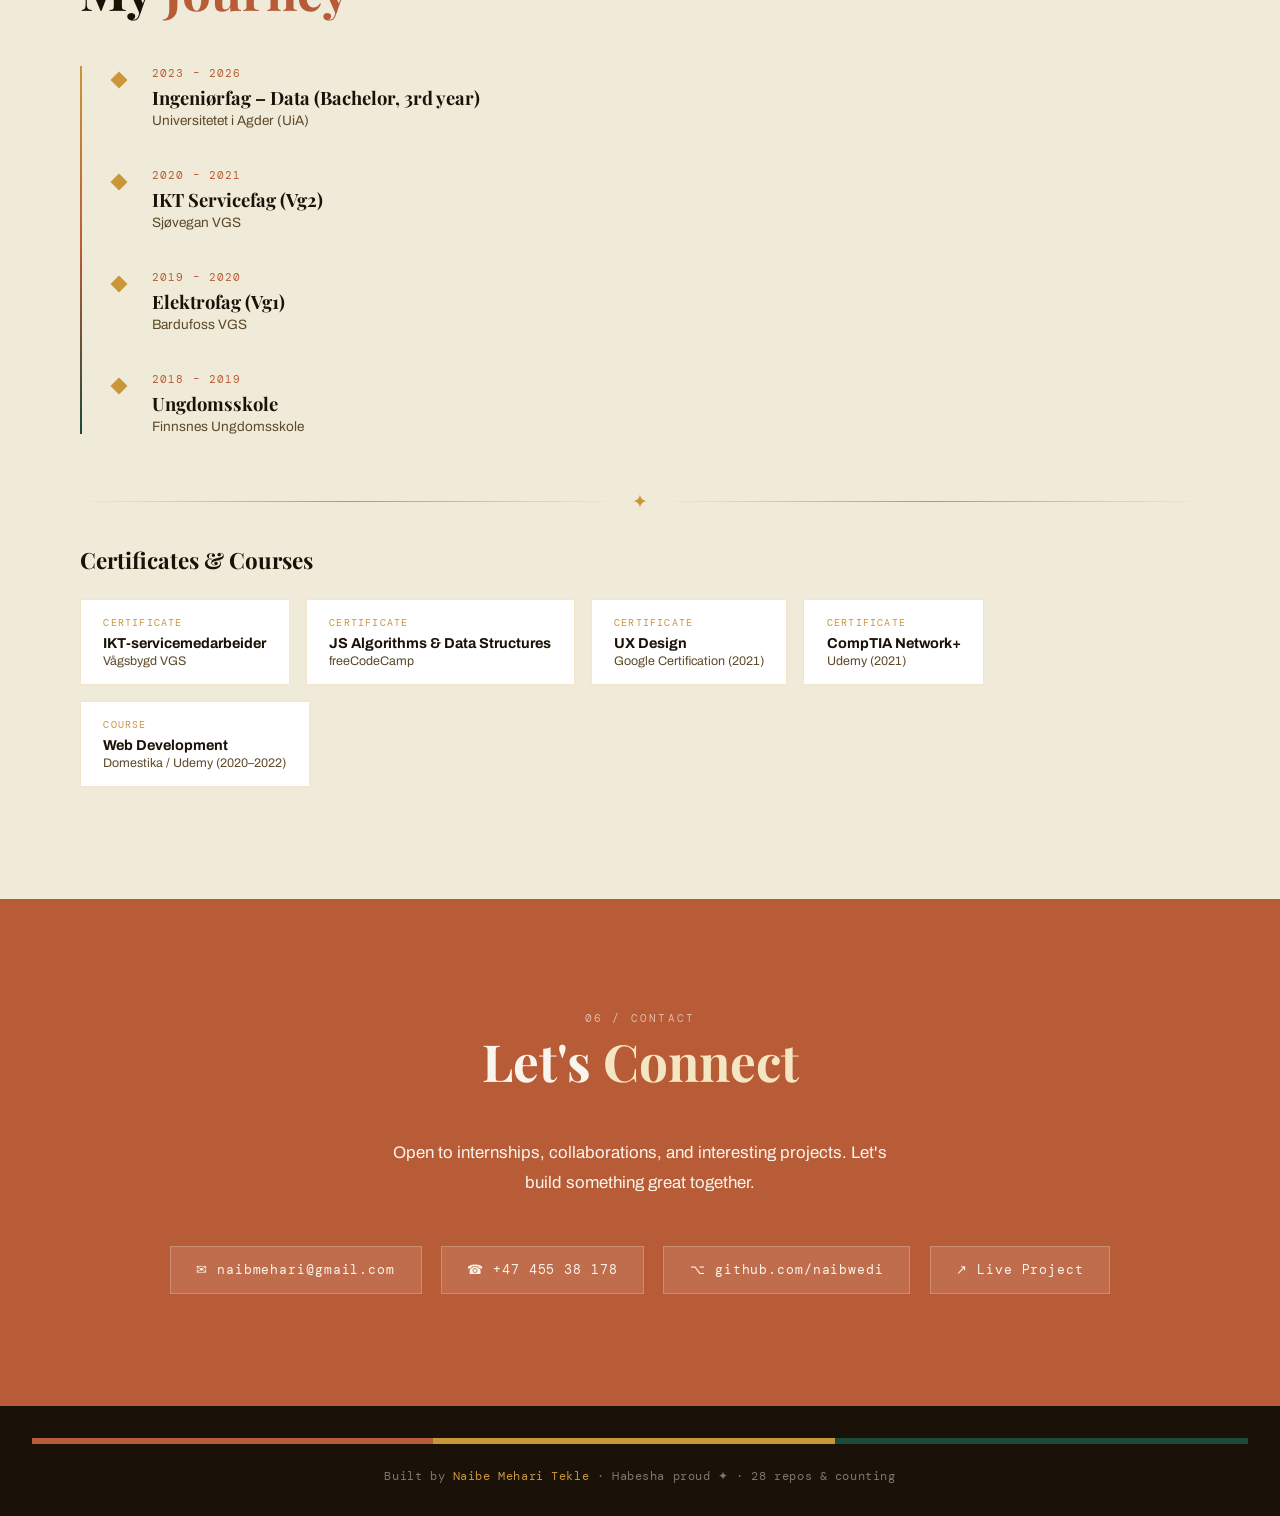
<file: naibe_portfolio.html>
<!DOCTYPE html>
<html lang="en">
<head>
<meta charset="UTF-8">
<meta name="viewport" content="width=device-width, initial-scale=1.0">
<title>Naibe Mehari Tekle — Software Engineer</title>
<link href="https://fonts.googleapis.com/css2?family=Playfair+Display:wght@400;700;900&family=DM+Mono:wght@300;400;500&family=Archivo:wght@300;400;600;800&display=swap" rel="stylesheet">
<style>
:root {
  --gold:#C9963A; --gold-light:#E8C06A; --gold-pale:#F5E6C3;
  --terra:#B85C38; --terra-dk:#7A2E10;
  --grn:#1B4A3A; --grn-mid:#2D6B55;
  --cream:#FAF5EC; --ink:#1A1208; --ink-m:#5C4A2A;
  --pat:rgba(201,150,58,0.09);
}
*{margin:0;padding:0;box-sizing:border-box}
html{scroll-behavior:smooth}
body{background:var(--cream);color:var(--ink);font-family:'Archivo',sans-serif;overflow-x:hidden}

/* particles */
#cvs{position:fixed;inset:0;z-index:0;pointer-events:none}

/* grid bg */
.gbg{position:fixed;inset:0;z-index:0;pointer-events:none;
background-image:repeating-linear-gradient(0deg,transparent,transparent 39px,var(--pat) 40px),
repeating-linear-gradient(90deg,transparent,transparent 39px,var(--pat) 40px)}

/* cursor */
.cd{position:fixed;width:8px;height:8px;background:var(--gold);border-radius:50%;
pointer-events:none;z-index:9999;transform:translate(-50%,-50%)}
.cr{position:fixed;width:32px;height:32px;border:1.5px solid var(--gold);border-radius:50%;
pointer-events:none;z-index:9998;transform:translate(-50%,-50%);opacity:.55;transition:all .1s ease-out}

/* nav */
nav{position:fixed;top:0;left:0;right:0;z-index:100;display:flex;justify-content:space-between;align-items:center;
padding:1.2rem 4rem;background:rgba(250,245,236,.9);backdrop-filter:blur(16px);
border-bottom:1px solid rgba(201,150,58,.18);transform:translateY(-100%);
animation:navIn .7s .3s ease forwards}
@keyframes navIn{to{transform:translateY(0)}}
.logo{font-family:'Playfair Display',serif;font-size:1.3rem;font-weight:700;color:var(--gold);letter-spacing:.05em}
.logo span{color:var(--terra)}
.nl{display:flex;gap:2.5rem;list-style:none}
.nl a{font-size:.78rem;font-weight:600;letter-spacing:.15em;text-transform:uppercase;color:var(--ink-m);
text-decoration:none;font-family:'DM Mono',monospace;transition:color .2s;position:relative}
.nl a::after{content:'';position:absolute;bottom:-3px;left:0;width:0;height:1.5px;background:var(--gold);transition:width .3s}
.nl a:hover{color:var(--gold)}.nl a:hover::after{width:100%}

/* hero */
#hero{position:relative;min-height:100vh;display:flex;align-items:center;padding:7rem 5rem 4rem;overflow:hidden}
.hcross{position:absolute;right:-60px;top:50%;transform:translateY(-50%);width:580px;height:580px;opacity:.055;
animation:spin 60s linear infinite}
@keyframes spin{to{transform:translateY(-50%) rotate(360deg)}}
.hc{position:relative;z-index:1;max-width:720px}
.hl{font-family:'DM Mono',monospace;font-size:.74rem;letter-spacing:.2em;text-transform:uppercase;
color:var(--terra);margin-bottom:1.5rem;display:flex;align-items:center;gap:.75rem;
opacity:0;animation:fu .6s .5s ease forwards}
.hl::before{content:'';display:inline-block;width:32px;height:1px;background:var(--terra)}
.hn{font-family:'Playfair Display',serif;font-size:clamp(3.5rem,8vw,6.5rem);font-weight:900;line-height:1;color:var(--ink);
opacity:0;animation:fu .7s .65s ease forwards}
.hn .gld{color:var(--gold)}
.hn .str{position:relative;color:var(--terra);display:inline-block}
.hn .str::after{content:'';position:absolute;bottom:6px;left:0;right:0;height:3px;background:var(--grn);opacity:.5;
transform:scaleX(0);transform-origin:left;animation:lg .8s 1.6s ease forwards}
@keyframes lg{to{transform:scaleX(1)}}
.hr{font-family:'DM Mono',monospace;font-size:1rem;color:var(--grn);margin:1rem 0 1.5rem;
opacity:0;animation:fu .6s .85s ease forwards}
.htags{display:flex;gap:.5rem;flex-wrap:wrap;margin-bottom:2rem;opacity:0;animation:fu .6s 1s ease forwards}
.htag{font-family:'DM Mono',monospace;font-size:.68rem;padding:.28rem .75rem;letter-spacing:.07em;
background:rgba(201,150,58,.11);color:var(--terra-dk);border:1px solid rgba(201,150,58,.3)}
.hcta{display:flex;gap:1rem;flex-wrap:wrap;opacity:0;animation:fu .6s 1.15s ease forwards}
.bp{display:inline-flex;align-items:center;gap:.5rem;padding:.9rem 2.2rem;background:var(--gold);color:var(--ink);
font-family:'DM Mono',monospace;font-size:.8rem;font-weight:500;letter-spacing:.1em;text-transform:uppercase;
text-decoration:none;cursor:pointer;transition:all .25s;border:none;
clip-path:polygon(10px 0%,100% 0%,calc(100% - 10px) 100%,0% 100%)}
.bp:hover{background:var(--gold-light);transform:translateY(-3px)}
.bo{display:inline-flex;align-items:center;gap:.5rem;padding:.9rem 2.2rem;background:transparent;color:var(--grn);
font-family:'DM Mono',monospace;font-size:.8rem;font-weight:500;letter-spacing:.1em;text-transform:uppercase;
text-decoration:none;border:1.5px solid var(--grn);cursor:pointer;transition:all .25s}
.bo:hover{background:var(--grn);color:var(--cream)}

/* stripe */
.stripe{height:6px;position:relative;z-index:1;
background:linear-gradient(90deg,var(--terra) 33%,var(--gold) 33% 66%,var(--grn) 66%);
transform:scaleX(0);transform-origin:left;animation:strv 1s 1.5s ease forwards}
@keyframes strv{to{transform:scaleX(1)}}

/* sections */
section{position:relative;z-index:1;padding:7rem 5rem}
.sl{font-family:'DM Mono',monospace;font-size:.7rem;letter-spacing:.2em;text-transform:uppercase;color:var(--gold);margin-bottom:.5rem}
.st{font-family:'Playfair Display',serif;font-size:clamp(2.2rem,4vw,3.2rem);font-weight:700;color:var(--ink);line-height:1.1;margin-bottom:3rem}
.st .a{color:var(--terra)}

/* about */
#about{background:var(--grn);color:var(--cream)}
#about .st{color:var(--cream)} #about .sl{color:var(--gold-light)} #about .a{color:var(--gold-light)}
.ag{display:grid;grid-template-columns:1fr 1fr;gap:5rem;align-items:start}
.at p{font-size:1.05rem;line-height:1.9;color:rgba(250,245,236,.82);margin-bottom:1.2rem}
.srow{display:flex;gap:3rem;margin-top:2.5rem;flex-wrap:wrap}
.sn{font-family:'Playfair Display',serif;font-size:2.8rem;font-weight:900;color:var(--gold);line-height:1}
.slab{font-family:'DM Mono',monospace;font-size:.68rem;color:rgba(250,245,236,.6);letter-spacing:.1em;text-transform:uppercase;margin-top:.2rem}
.lr{display:flex;gap:1.2rem;flex-wrap:wrap;margin-top:2rem}
.lp{display:flex;align-items:center;gap:.6rem;padding:.5rem 1rem;
background:rgba(255,255,255,.06);border:1px solid rgba(201,150,58,.28);
font-family:'DM Mono',monospace;font-size:.74rem;color:var(--gold-light);letter-spacing:.07em;
transition:background .2s,transform .2s}
.lp:hover{background:rgba(201,150,58,.15);transform:translateY(-2px)}
.af{display:flex;flex-direction:column;gap:1.2rem}
.fc{display:flex;gap:1rem;align-items:flex-start;padding:1.2rem 1.4rem;
background:rgba(255,255,255,.05);border-left:3px solid var(--gold);transition:all .2s}
.fc:hover{border-color:var(--gold-light);background:rgba(255,255,255,.09)}
.fi{font-size:1.2rem;margin-top:2px}
.fc h4{font-family:'DM Mono',monospace;font-size:.68rem;letter-spacing:.1em;color:var(--gold-light);text-transform:uppercase;margin-bottom:.3rem}
.fc p{font-size:.9rem;color:rgba(250,245,236,.75);margin:0}

/* skills */
#skills{background:var(--cream)}
.sg{display:grid;grid-template-columns:repeat(auto-fit,minmax(260px,1fr));gap:1.5rem}
.sc{padding:1.8rem;background:white;border:1px solid rgba(201,150,58,.2);position:relative;overflow:hidden;
transition:transform .3s,border-color .3s,box-shadow .3s}
.sc::before{content:'';position:absolute;top:0;left:0;height:3px;width:0;background:var(--gold);transition:width .4s}
.sc:hover{transform:translateY(-5px);border-color:var(--gold);box-shadow:0 12px 32px rgba(201,150,58,.12)}
.sc:hover::before{width:100%}
.si{width:44px;height:44px;background:var(--gold-pale);display:flex;align-items:center;justify-content:center;font-size:1.3rem;margin-bottom:1rem}
.sc h3{font-family:'Playfair Display',serif;font-size:1.05rem;margin-bottom:.8rem;color:var(--ink)}
.tgs{display:flex;flex-wrap:wrap;gap:.4rem}
.tg{font-family:'DM Mono',monospace;font-size:.67rem;padding:.27rem .6rem;background:var(--gold-pale);color:var(--terra-dk);letter-spacing:.04em;transition:all .2s}
.tg:hover{background:var(--gold);color:white}
.tg.g{background:rgba(27,74,58,.1);color:var(--grn)}.tg.g:hover{background:var(--grn);color:white}

/* experience */
#experience{background:linear-gradient(140deg,var(--ink) 0%,#2C1A08 100%);color:var(--cream)}
#experience .st{color:var(--cream)} #experience .sl{color:var(--gold)} #experience .a{color:var(--gold)}
.ei{display:grid;grid-template-columns:160px 1fr;gap:2rem;padding:2.5rem 0;border-bottom:1px solid rgba(201,150,58,.12);position:relative}
.edot{position:absolute;left:160px;top:2.8rem;width:14px;height:14px;background:var(--gold);transform:rotate(45deg) translateX(-7px);transition:background .2s}
.ei:hover .edot{background:var(--gold-light)}
.edate{font-family:'DM Mono',monospace;font-size:.72rem;color:var(--gold);letter-spacing:.1em;text-align:right;padding-top:4px}
.ec h3{font-family:'Playfair Display',serif;font-size:1.3rem;color:var(--cream);margin-bottom:.2rem}
.eco{font-size:.82rem;color:var(--gold-light);margin-bottom:.75rem;font-family:'DM Mono',monospace}
.ec p{font-size:.93rem;line-height:1.75;color:rgba(250,245,236,.68)}

/* projects */
#projects{background:var(--cream)}
.pf{display:flex;gap:.6rem;flex-wrap:wrap;margin-bottom:2.5rem}
.fb{font-family:'DM Mono',monospace;font-size:.72rem;letter-spacing:.1em;text-transform:uppercase;padding:.45rem 1.1rem;
background:transparent;color:var(--ink-m);border:1px solid rgba(201,150,58,.3);cursor:pointer;transition:all .2s}
.fb:hover,.fb.active{background:var(--gold);color:var(--ink);border-color:var(--gold)}
.pg{display:grid;grid-template-columns:repeat(auto-fit,minmax(300px,1fr));gap:1.8rem}
.pc{background:white;border:1px solid rgba(201,150,58,.18);overflow:hidden;position:relative;
transition:transform .35s cubic-bezier(.34,1.56,.64,1),box-shadow .3s}
.pc:hover{transform:translateY(-8px) scale(1.01);box-shadow:0 16px 40px rgba(26,18,8,.1)}
.pb_{height:5px}
.pb_.c{background:linear-gradient(90deg,#6A3FA0,var(--gold))}
.pb_.g{background:linear-gradient(90deg,var(--grn),#4CAF80)}
.pb_.t{background:linear-gradient(90deg,var(--terra-dk),var(--terra))}
.pb_.b{background:linear-gradient(90deg,#1565C0,#42A5F5)}
.pb_.o{background:linear-gradient(90deg,#E65100,var(--gold))}
.pbd{padding:1.6rem}
.pn{font-family:'DM Mono',monospace;font-size:.67rem;color:var(--gold);letter-spacing:.2em;margin-bottom:.6rem}
.pbd h3{font-family:'Playfair Display',serif;font-size:1.2rem;margin-bottom:.6rem;color:var(--ink)}
.pbd p{font-size:.88rem;line-height:1.7;color:var(--ink-m);margin-bottom:1.1rem}
.plnks{display:flex;gap:.6rem;margin-top:1rem}
.pla{font-family:'DM Mono',monospace;font-size:.68rem;padding:.35rem .85rem;letter-spacing:.06em;
text-decoration:none;border:1px solid rgba(201,150,58,.35);color:var(--ink-m);transition:all .2s;display:inline-flex;align-items:center;gap:.3rem}
.pla:hover{background:var(--gold);color:var(--ink);border-color:var(--gold)}
.plb{position:absolute;top:1rem;right:1rem;font-family:'DM Mono',monospace;font-size:.62rem;letter-spacing:.05em;
padding:.2rem .5rem;background:var(--gold-pale);color:var(--terra-dk)}

/* education */
#education{background:#F0EAD8}
.el{position:relative;padding-left:2.5rem}
.el::before{content:'';position:absolute;left:0;top:0;bottom:0;width:2px;
background:linear-gradient(to bottom,var(--gold),var(--terra),var(--grn))}
.eit{position:relative;margin-bottom:2.5rem;padding-left:2rem;transition:transform .2s}
.eit:hover{transform:translateX(6px)}
.eit::before{content:'';position:absolute;left:-7px;top:8px;width:12px;height:12px;
background:var(--gold);transform:rotate(45deg);transition:background .2s}
.eit:hover::before{background:var(--terra)}
.eyr{font-family:'DM Mono',monospace;font-size:.7rem;color:var(--terra);letter-spacing:.1em;text-transform:uppercase;margin-bottom:.3rem}
.eit h3{font-family:'Playfair Display',serif;font-size:1.15rem;color:var(--ink);margin-bottom:.2rem}
.eit p{font-size:.85rem;color:var(--ink-m)}
.ethdiv{display:flex;align-items:center;gap:1rem;margin:3.5rem 0 2rem}
.ethdiv::before,.ethdiv::after{content:'';flex:1;height:1px;background:linear-gradient(to right,transparent,var(--gold),transparent)}
.ethdiv span{color:var(--gold);font-size:1.2rem}
.cg{display:flex;gap:1rem;flex-wrap:wrap;margin-top:1.5rem}
.cc{padding:1rem 1.4rem;background:white;border:1px solid rgba(201,150,58,.25);transition:transform .2s,border-color .2s}
.cc:hover{transform:translateY(-3px);border-color:var(--gold)}
.clb{font-family:'DM Mono',monospace;font-size:.63rem;color:var(--gold);letter-spacing:.12em;text-transform:uppercase;margin-bottom:.3rem}
.cc strong{font-size:.9rem;color:var(--ink)}
.cc p{font-size:.78rem;color:var(--ink-m);margin-top:.2rem}

/* contact */
#contact{background:var(--terra);color:var(--cream);text-align:center}
#contact .st{color:var(--cream)} #contact .sl{color:rgba(250,245,236,.6)}
.cdesc{font-size:1.05rem;line-height:1.8;opacity:.88;max-width:500px;margin:0 auto 3rem}
.cls{display:flex;justify-content:center;gap:1.2rem;flex-wrap:wrap}
.cla{display:flex;align-items:center;gap:.6rem;padding:.9rem 1.6rem;background:rgba(255,255,255,.1);
color:var(--cream);text-decoration:none;font-family:'DM Mono',monospace;font-size:.8rem;letter-spacing:.07em;
border:1px solid rgba(255,255,255,.22);transition:all .25s}
.cla:hover{background:rgba(255,255,255,.22);transform:translateY(-3px)}

/* footer */
footer{position:relative;z-index:1;background:var(--ink);color:rgba(250,245,236,.45);text-align:center;
padding:2rem;font-family:'DM Mono',monospace;font-size:.73rem;letter-spacing:.05em}
footer span{color:var(--gold)}

/* reveal */
.r{opacity:0;transform:translateY(28px);transition:opacity .65s ease,transform .65s ease}
.r.v{opacity:1;transform:none}
.r.lft{transform:translateX(-28px)}.r.rgt{transform:translateX(28px)}
.r.lft.v,.r.rgt.v{transform:none}

/* typed */
#typed::after{content:'|';animation:bl 1s step-end infinite;color:var(--terra)}
@keyframes bl{0%,100%{opacity:1}50%{opacity:0}}
@keyframes fu{from{opacity:0;transform:translateY(22px)}to{opacity:1;transform:none}}

@media(max-width:768px){
  nav{padding:1rem 1.5rem} .nl{display:none}
  section{padding:4rem 1.5rem} #hero{padding:6rem 1.5rem 4rem}
  .ag{grid-template-columns:1fr} .ei{grid-template-columns:1fr} .edot{display:none}
  .edate{text-align:left}
}
</style>
</head>
<body>

<canvas id="cvs"></canvas>
<div class="gbg"></div>
<div class="cd" id="cdot"></div>
<div class="cr" id="cring"></div>

<nav>
  <div class="logo">N<span>.</span>Mehari</div>
  <ul class="nl">
    <li><a href="#about">About</a></li>
    <li><a href="#skills">Skills</a></li>
    <li><a href="#experience">Experience</a></li>
    <li><a href="#projects">Projects</a></li>
    <li><a href="#education">Education</a></li>
    <li><a href="#contact">Contact</a></li>
  </ul>
</nav>

<section id="hero">
  <svg class="hcross" viewBox="0 0 400 400" xmlns="http://www.w3.org/2000/svg" aria-hidden="true">
    <g stroke="#C9963A" fill="none" stroke-width="1.2">
      <circle cx="200" cy="200" r="190"/><circle cx="200" cy="200" r="150"/>
      <circle cx="200" cy="200" r="100"/><circle cx="200" cy="200" r="50"/>
      <line x1="200" y1="10" x2="200" y2="390"/><line x1="10" y1="200" x2="390" y2="200"/>
      <line x1="65" y1="65" x2="335" y2="335"/><line x1="335" y1="65" x2="65" y2="335"/>
      <rect x="170" y="50" width="60" height="60"/><rect x="170" y="290" width="60" height="60"/>
      <rect x="50" y="170" width="60" height="60"/><rect x="290" y="170" width="60" height="60"/>
      <polygon points="200,160 240,200 200,240 160,200"/>
      <polygon points="200,30 215,55 200,80 185,55"/><polygon points="200,320 215,345 200,370 185,345"/>
      <polygon points="30,200 55,215 80,200 55,185"/><polygon points="320,200 345,215 370,200 345,185"/>
    </g>
  </svg>
  <div class="hc">
    <div class="hl">Software Engineer &amp; Data Engineering Student</div>
    <h1 class="hn">Naibe<br><span class="gld">Mehari</span><br><span class="str">Tekle</span></h1>
    <p class="hr">// <span id="typed"></span></p>
    <div class="htags">
      <span class="htag">C# / .NET</span><span class="htag">React.js</span>
      <span class="htag">TypeScript</span><span class="htag">Python</span>
      <span class="htag">Docker</span><span class="htag">Figma</span>
    </div>
    <div class="hcta">
      <a href="#projects" class="bp">View Projects →</a>
      <a href="https://github.com/naibwedi" target="_blank" class="bo">GitHub ⌥</a>
    </div>
  </div>
</section>

<div class="stripe"></div>

<!-- ABOUT -->
<section id="about">
  <div class="sl">01 / About</div>
  <h2 class="st r">Who I <span class="a">Am</span></h2>
  <div class="ag">
    <div class="r lft">
      <p>I'm a software developer and third-year Computer Engineering student. I blend technical precision with creative instinct — integrating live PLC data in industrial C#/.NET apps, building AI-powered marketplaces in React, or crafting a Tigrigna-to-Latin translator that celebrates Habesha heritage in code.</p>
      <p>Proud of my roots. Driven by curiosity. Building things that matter.</p>
      <div class="srow">
        <div class="stat"><div class="sn" data-target="28">0</div><div class="slab">GitHub Repos</div></div>
        <div class="stat"><div class="sn" data-target="4">0</div><div class="slab">Languages Spoken</div></div>
        <div class="stat"><div class="sn" data-target="7">0</div><div class="slab">Projects Built</div></div>
      </div>
      <div class="lr">
        <div class="lp">🇳🇴 Norsk</div>
        <div class="lp">🇬🇧 English</div>
        <div class="lp">🇪🇷 Tigrigna</div>
        <div class="lp">🌍 Arabic</div>
      </div>
    </div>
    <div class="r rgt">
      <div class="af">
        <div class="fc"><div class="fi">🎓</div><div><h4>Education</h4><p>Ingeniørfag – Data (Bachelor), UiA (2023–2026)</p></div></div>
        <div class="fc"><div class="fi">💼</div><div><h4>Current Role</h4><p>Software Developer (deltid) — Red Rock</p></div></div>
        <div class="fc"><div class="fi">⚙️</div><div><h4>Focus Areas</h4><p>Full-stack, industrial software, UI/UX, data engineering</p></div></div>
        <div class="fc"><div class="fi">✦</div><div><h4>Heritage</h4><p>Habesha — Eritrean roots, Norwegian home, global mindset</p></div></div>
        <div class="fc"><div class="fi">🚗</div><div><h4>Driving License</h4><p>Klasse B</p></div></div>
      </div>
    </div>
  </div>
</section>

<div class="stripe"></div>

<!-- SKILLS -->
<section id="skills">
  <div class="sl">02 / Skills</div>
  <h2 class="st r">What I <span class="a">Build With</span></h2>
  <div class="sg">
    <div class="sc r"><div class="si">⚙️</div><h3>OOP Languages</h3><div class="tgs"><span class="tg">C#</span><span class="tg">Python</span><span class="tg">C++</span><span class="tg">C</span></div></div>
    <div class="sc r"><div class="si">🖼️</div><h3>Frontend</h3><div class="tgs"><span class="tg">React.js</span><span class="tg">TypeScript</span><span class="tg">JavaScript</span><span class="tg">HTML/CSS</span><span class="tg">Sass</span><span class="tg">Bootstrap</span></div></div>
    <div class="sc r"><div class="si">🗄️</div><h3>Backend &amp; Databases</h3><div class="tgs"><span class="tg">ASP.NET / .NET 8</span><span class="tg">Flask</span><span class="tg">SQL/MySQL</span><span class="tg">Entity Framework</span><span class="tg">Firebase</span><span class="tg">SQLite</span></div></div>
    <div class="sc r"><div class="si">🐳</div><h3>DevOps &amp; CI/CD</h3><div class="tgs"><span class="tg g">Docker</span><span class="tg g">GitLab CI/CD</span><span class="tg g">Gitea Actions</span><span class="tg g">Git</span><span class="tg g">Bitbucket</span></div></div>
    <div class="sc r"><div class="si">🤖</div><h3>Industrial / Desktop</h3><div class="tgs"><span class="tg">Avalonia UI</span><span class="tg">ReactiveUI</span><span class="tg">MVVM</span><span class="tg">TwinCAT ADS</span><span class="tg">Beckhoff PLC</span></div></div>
    <div class="sc r"><div class="si">🎨</div><h3>UI/UX &amp; Mobile</h3><div class="tgs"><span class="tg">Figma</span><span class="tg">React Native</span><span class="tg">Expo</span><span class="tg">Google UX Cert</span></div></div>
  </div>
</section>

<!-- EXPERIENCE -->
<section id="experience">
  <div class="sl">03 / Experience</div>
  <h2 class="st r">Where I've <span class="a">Worked</span></h2>
  <div class="ei r">
    <div class="edate">Aug 2025<br>Ongoing</div>
    <div class="ec">
      <div class="edot"></div>
      <h3>Software Developer (Deltid)</h3>
      <div class="eco">Red Rock</div>
      <p>Developing an Avalonia-based ADS Parameter Tool using C#/.NET 8 and ReactiveUI (MVVM). Integrates with Beckhoff TwinCAT ADS to read live PLC symbols and visualize industrial data in real-time. Full MVVM architecture with Docker deployment.</p>
      <div class="tgs" style="margin-top:.8rem">
        <span class="tg g">C# / .NET 8</span><span class="tg g">Avalonia</span><span class="tg g">ReactiveUI</span><span class="tg g">TwinCAT ADS</span><span class="tg g">Docker</span>
      </div>
    </div>
  </div>
</section>

<!-- PROJECTS -->
<section id="projects">
  <div class="sl">04 / Projects</div>
  <h2 class="st r">What I've <span class="a">Built</span></h2>
  <div class="pf r">
    <button class="fb active" data-f="all">All</button>
    <button class="fb" data-f="web">Web</button>
    <button class="fb" data-f="csharp">C# / .NET</button>
    <button class="fb" data-f="mobile">Mobile</button>
    <button class="fb" data-f="algo">Algorithms</button>
  </div>
  <div class="pg" id="pg">

    <div class="pc r" data-c="web">
      <div class="pb_ c"></div>
      <span class="plb">HTML · CSS · JS</span>
      <div class="pbd">
        <div class="pn">PROJ 01 · 2024 · ⭐1</div>
        <h3>Tigrigna → Latin Translator</h3>
        <p>A web tool translating Geez (ግዕዝ) alphabets and numbers to Latin. A personal project celebrating Eritrean heritage — live on Netlify. Built with vanilla HTML/CSS/JS.</p>
        <div class="tgs"><span class="tg">HTML</span><span class="tg">CSS</span><span class="tg">JavaScript</span><span class="tg">Geez script</span></div>
        <div class="plnks">
          <a href="https://tigrigna-latin.netlify.app/" target="_blank" class="pla">Live Demo ↗</a>
          <a href="https://github.com/naibwedi/Tigrigna-to-latin-traslator" target="_blank" class="pla">GitHub ⌥</a>
        </div>
      </div>
    </div>

    <div class="pc r" data-c="web">
      <div class="pb_ t"></div>
      <span class="plb">React · Python · AI</span>
      <div class="pbd">
        <div class="pn">PROJ 02 · May 2025</div>
        <h3>CampusCart</h3>
        <p>Student marketplace for buying/selling used items. Integrated an AI content moderation filter that automatically detects and removes illegal or sensitive content from uploaded images.</p>
        <div class="tgs"><span class="tg">React</span><span class="tg">Python</span><span class="tg">AI / Computer Vision</span><span class="tg">REST API</span></div>
        <div class="plnks">
          <a href="https://github.com/naibwedi" target="_blank" class="pla">GitHub ⌥</a>
        </div>
      </div>
    </div>

    <div class="pc r" data-c="csharp">
      <div class="pb_ g"></div>
      <span class="plb">C# · ASP.NET · Docker</span>
      <div class="pbd">
        <div class="pn">PROJ 03 · 2024 · 142 commits · ⭐1</div>
        <h3>Logi-Track</h3>
        <p>Full-stack ASP.NET MVC logistics/transport management app. Real-time updates via SignalR Hubs, EF + SQLite, identity auth, Validators, Services layers, and Docker containerization.</p>
        <div class="tgs"><span class="tg g">C#</span><span class="tg g">ASP.NET MVC</span><span class="tg g">SignalR</span><span class="tg g">Entity Framework</span><span class="tg g">Docker</span><span class="tg g">SQLite</span></div>
        <div class="plnks">
          <a href="https://github.com/naibwedi/Logi-Track" target="_blank" class="pla">GitHub ⌥</a>
        </div>
      </div>
    </div>

    <div class="pc r" data-c="mobile">
      <div class="pb_ b"></div>
      <span class="plb">TypeScript · React Native</span>
      <div class="pbd">
        <div class="pn">PROJ 04 · 2025 · ⭐1</div>
        <h3>Student Assessment App</h3>
        <p>React Native mobile app for educators to track student assessments. Full CRUD for students, courses, and grades. Firebase backend. 97% TypeScript. Built with Expo.</p>
        <div class="tgs"><span class="tg">TypeScript</span><span class="tg">React Native</span><span class="tg">Expo</span><span class="tg">Firebase</span></div>
        <div class="plnks">
          <a href="https://github.com/naibwedi/Student-Assesment-App" target="_blank" class="pla">GitHub ⌥</a>
        </div>
      </div>
    </div>

    <div class="pc r" data-c="algo">
      <div class="pb_ o"></div>
      <span class="plb">C++</span>
      <div class="pbd">
        <div class="pn">PROJ 05 · 2024</div>
        <h3>Infix → Postfix Converter</h3>
        <p>C++ program evaluating complex math: converts infix to postfix using stack-based algorithms. Supports sin, cos, log, π, exponentiation, and variable detection.</p>
        <div class="tgs"><span class="tg">C++</span><span class="tg">Stack / Algorithms</span><span class="tg">Math parsing</span></div>
        <div class="plnks">
          <a href="https://github.com/naibwedi/infix-to-postfix-converter" target="_blank" class="pla">GitHub ⌥</a>
        </div>
      </div>
    </div>

    <div class="pc r" data-c="csharp">
      <div class="pb_ t"></div>
      <span class="plb">C#</span>
      <div class="pbd">
        <div class="pn">PROJ 06 · May 2023 · ⭐1</div>
        <h3>Pritra Console App</h3>
        <p>Transport management CLI application — part of a larger logistics suite. User-friendly command-line interface for managing transport operations and workflows.</p>
        <div class="tgs"><span class="tg g">C#</span><span class="tg g">.NET</span><span class="tg g">CLI</span></div>
        <div class="plnks">
          <a href="https://github.com/naibwedi/Pritra-console-App" target="_blank" class="pla">GitHub ⌥</a>
        </div>
      </div>
    </div>

    <div class="pc r" data-c="web">
      <div class="pb_ b"></div>
      <span class="plb">JavaScript</span>
      <div class="pbd">
        <div class="pn">PROJ 07 · 2023 · ⭐1</div>
        <h3>Tic-Tac-Toe App</h3>
        <p>Classic two-player tic-tac-toe game in vanilla JavaScript with clean UI, game state management, win detection logic, and turn-based play.</p>
        <div class="tgs"><span class="tg">JavaScript</span><span class="tg">HTML</span><span class="tg">CSS</span></div>
        <div class="plnks">
          <a href="https://github.com/naibwedi/Tic-tac-toe-App" target="_blank" class="pla">GitHub ⌥</a>
        </div>
      </div>
    </div>

  </div>
</section>

<div class="stripe"></div>

<!-- EDUCATION -->
<section id="education">
  <div class="sl">05 / Education</div>
  <h2 class="st r">My <span class="a">Journey</span></h2>
  <div class="el">
    <div class="eit r"><div class="eyr">2023 – 2026</div><h3>Ingeniørfag – Data (Bachelor, 3rd year)</h3><p>Universitetet i Agder (UiA)</p></div>
    <div class="eit r"><div class="eyr">2020 – 2021</div><h3>IKT Servicefag (Vg2)</h3><p>Sjøvegan VGS</p></div>
    <div class="eit r"><div class="eyr">2019 – 2020</div><h3>Elektrofag (Vg1)</h3><p>Bardufoss VGS</p></div>
    <div class="eit r"><div class="eyr">2018 – 2019</div><h3>Ungdomsskole</h3><p>Finnsnes Ungdomsskole</p></div>
  </div>
  <div class="ethdiv r"><span>✦</span></div>
  <h3 class="r" style="font-family:'Playfair Display',serif;font-size:1.4rem;margin-bottom:1.5rem;color:var(--ink)">Certificates &amp; Courses</h3>
  <div class="cg r">
    <div class="cc"><div class="clb">Certificate</div><strong>IKT-servicemedarbeider</strong><p>Vågsbygd VGS</p></div>
    <div class="cc"><div class="clb">Certificate</div><strong>JS Algorithms &amp; Data Structures</strong><p>freeCodeCamp</p></div>
    <div class="cc"><div class="clb">Certificate</div><strong>UX Design</strong><p>Google Certification (2021)</p></div>
    <div class="cc"><div class="clb">Certificate</div><strong>CompTIA Network+</strong><p>Udemy (2021)</p></div>
    <div class="cc"><div class="clb">Course</div><strong>Web Development</strong><p>Domestika / Udemy (2020–2022)</p></div>
  </div>
</section>

<!-- CONTACT -->
<section id="contact">
  <div class="sl">06 / Contact</div>
  <h2 class="st r">Let's <span style="color:var(--gold-pale)">Connect</span></h2>
  <p class="cdesc r">Open to internships, collaborations, and interesting projects. Let's build something great together.</p>
  <div class="cls r">
    <a href="mailto:naibmehari@gmail.com" class="cla">✉ naibmehari@gmail.com</a>
    <a href="tel:+4745538178" class="cla">☎ +47 455 38 178</a>
    <a href="https://github.com/naibwedi" target="_blank" class="cla">⌥ github.com/naibwedi</a>
    <a href="https://tigrigna-latin.netlify.app/" target="_blank" class="cla">↗ Live Project</a>
  </div>
</section>

<footer>
  <div class="stripe" style="margin-bottom:1.5rem"></div>
  Built by <span>Naibe Mehari Tekle</span> · Habesha proud ✦ · 28 repos &amp; counting
</footer>

<script>
// PARTICLES
const cvs = document.getElementById('cvs');
const ctx2 = cvs.getContext('2d');
let W,H,pts=[];
function resize(){W=cvs.width=window.innerWidth;H=cvs.height=window.innerHeight}
function mkP(){return{x:Math.random()*W,y:Math.random()*H,vx:(Math.random()-.5)*.4,vy:(Math.random()-.5)*.4,r:Math.random()*1.8+.4,a:Math.random()}}
function init(){pts=[];const n=Math.min(70,Math.floor(W*H/14000));for(let i=0;i<n;i++)pts.push(mkP())}
function draw(){
  ctx2.clearRect(0,0,W,H);
  pts.forEach(p=>{
    p.x+=p.vx;p.y+=p.vy;
    if(p.x<0)p.x=W;if(p.x>W)p.x=0;if(p.y<0)p.y=H;if(p.y>H)p.y=0;
    ctx2.beginPath();ctx2.arc(p.x,p.y,p.r,0,Math.PI*2);
    ctx2.fillStyle=`rgba(201,150,58,${p.a*.3})`;ctx2.fill();
  });
  for(let i=0;i<pts.length;i++)for(let j=i+1;j<pts.length;j++){
    const dx=pts[i].x-pts[j].x,dy=pts[i].y-pts[j].y,d=Math.sqrt(dx*dx+dy*dy);
    if(d<110){ctx2.beginPath();ctx2.moveTo(pts[i].x,pts[i].y);ctx2.lineTo(pts[j].x,pts[j].y);
    ctx2.strokeStyle=`rgba(201,150,58,${.08*(1-d/110)})`;ctx2.lineWidth=.5;ctx2.stroke()}
  }
  requestAnimationFrame(draw);
}
resize();init();draw();
window.addEventListener('resize',()=>{resize();init()});

// CURSOR
const cdot=document.getElementById('cdot'),cring=document.getElementById('cring');
let mx=0,my=0,rx=0,ry=0;
document.addEventListener('mousemove',e=>{mx=e.clientX;my=e.clientY});
(function ac(){rx+=(mx-rx)*.14;ry+=(my-ry)*.14;
cdot.style.left=mx+'px';cdot.style.top=my+'px';
cring.style.left=rx+'px';cring.style.top=ry+'px';requestAnimationFrame(ac)})();

// SCROLL REVEAL
const obs=new IntersectionObserver(es=>{es.forEach(e=>{if(e.isIntersecting){e.target.classList.add('v');obs.unobserve(e.target)}})},{threshold:.1,rootMargin:'0px 0px -40px 0px'});
document.querySelectorAll('.r').forEach((el,i)=>{el.style.transitionDelay=(i%6)*.07+'s';obs.observe(el)});

// COUNTER
const co=new IntersectionObserver(es=>{es.forEach(e=>{if(e.isIntersecting){
  const el=e.target,t=parseInt(el.dataset.target);let c=0;
  const tm=setInterval(()=>{c=Math.min(c+1,t);el.textContent=c;if(c>=t)clearInterval(tm)},50);
  co.unobserve(el)}})},{threshold:.5});
document.querySelectorAll('[data-target]').forEach(el=>co.observe(el));

// TYPED
const roles=['Full-Stack Developer','Data Engineer','UI/UX Designer','C# / .NET Specialist','React Developer','Mobile App Builder'];
let ri=0,ci=0,del=false;
const tel=document.getElementById('typed');
function type(){const r=roles[ri];
  if(!del){tel.textContent=r.slice(0,++ci);if(ci===r.length){del=true;setTimeout(type,1800);return}}
  else{tel.textContent=r.slice(0,--ci);if(ci===0){del=false;ri=(ri+1)%roles.length;setTimeout(type,300);return}}
  setTimeout(type,del?55:90);}
type();

// PROJECT FILTER
document.querySelectorAll('.fb').forEach(b=>{
  b.addEventListener('click',function(){
    document.querySelectorAll('.fb').forEach(x=>x.classList.remove('active'));
    this.classList.add('active');
    const f=this.dataset.f;
    document.querySelectorAll('.pc').forEach(c=>{c.style.display=f==='all'||c.dataset.c===f?'':'none'});
  });
});

// NAV ACTIVE
const secs=document.querySelectorAll('section[id]');
const nls=document.querySelectorAll('.nl a');
window.addEventListener('scroll',()=>{
  let cur='';
  secs.forEach(s=>{if(window.scrollY>=s.offsetTop-200)cur=s.id});
  nls.forEach(a=>{a.style.color=a.getAttribute('href')==='#'+cur?'var(--gold)':''});
});
</script>
</body>
</html>
</file>
<file: style.css>
:root {
  --gold:#C9963A; --gold-light:#E8C06A; --gold-pale:#F5E6C3;
  --terra:#B85C38; --terra-dk:#7A2E10;
  --grn:#1B4A3A; --grn-mid:#2D6B55;
  --cream:#FAF5EC; --ink:#1A1208; --ink-m:#5C4A2A;
  --pat:rgba(201,150,58,0.09);
  --gold-dk:#8A6118; --terra-text:#9A4526;
}
*{margin:0;padding:0;box-sizing:border-box}
html{scroll-behavior:smooth}
body{background:var(--cream);color:var(--ink);font-family:'Archivo',sans-serif;overflow-x:hidden}

/* accessibility */
.skip{position:fixed;left:1rem;top:-4rem;z-index:1000;background:var(--ink);color:var(--gold-light);
padding:.6rem 1rem;font-family:'DM Mono',monospace;font-size:.8rem;text-decoration:none;transition:top .2s}
.skip:focus{top:1rem}
a:focus-visible,button:focus-visible{outline:2px solid var(--gold-dk);outline-offset:3px}
#about a:focus-visible,#experience a:focus-visible,#contact a:focus-visible,#contact button:focus-visible{outline-color:var(--gold-light)}

/* particles */
#cvs{position:fixed;inset:0;z-index:0;pointer-events:none}

/* grid bg */
.gbg{position:fixed;inset:0;z-index:0;pointer-events:none;
background-image:repeating-linear-gradient(0deg,transparent,transparent 39px,var(--pat) 40px),
repeating-linear-gradient(90deg,transparent,transparent 39px,var(--pat) 40px)}

/* cursor — hidden on touch devices */
.cd{position:fixed;width:8px;height:8px;background:var(--gold);border-radius:50%;
pointer-events:none;z-index:9999;transform:translate(-50%,-50%)}
.cr{position:fixed;width:32px;height:32px;border:1.5px solid var(--gold);border-radius:50%;
pointer-events:none;z-index:9998;transform:translate(-50%,-50%);opacity:.55;transition:all .1s ease-out}
@media(pointer:coarse){.cd,.cr{display:none}}

/* nav */
nav{position:fixed;top:0;left:0;right:0;z-index:100;display:flex;justify-content:space-between;align-items:center;
padding:1.2rem 4rem;background:rgba(250,245,236,.9);backdrop-filter:blur(16px);
border-bottom:1px solid rgba(201,150,58,.18);transform:translateY(-100%);
animation:navIn .7s .3s ease forwards}
@keyframes navIn{to{transform:translateY(0)}}
.logo{font-family:'Playfair Display',serif;font-size:1.3rem;font-weight:700;color:var(--gold);letter-spacing:.05em}
.logo span{color:var(--terra)}
.nl{display:flex;gap:2.5rem;list-style:none}
.nl a{font-size:.78rem;font-weight:600;letter-spacing:.15em;text-transform:uppercase;color:var(--ink-m);
text-decoration:none;font-family:'DM Mono',monospace;transition:color .2s;position:relative}
.nl a::after{content:'';position:absolute;bottom:-3px;left:0;width:0;height:1.5px;background:var(--gold);transition:width .3s}
.nl a:hover,.nl a[aria-current="page"]{color:var(--gold)}
.nl a:hover::after,.nl a[aria-current="page"]::after{width:100%}

/* hamburger button */
.ham{display:none;flex-direction:column;gap:5px;cursor:pointer;padding:.4rem;
background:none;border:none;z-index:200;flex-shrink:0}
.ham span{display:block;width:24px;height:2px;background:var(--ink);transition:all .3s}
.ham.open span:nth-child(1){transform:rotate(45deg) translate(5px,5px)}
.ham.open span:nth-child(2){opacity:0}
.ham.open span:nth-child(3){transform:rotate(-45deg) translate(5px,-5px)}

/* mobile nav overlay */
.mnav{position:fixed;inset:0;background:var(--cream);z-index:150;display:flex;flex-direction:column;
align-items:center;justify-content:center;gap:2.5rem;
transform:translateX(100%);transition:transform .35s ease;pointer-events:none}
.mnav.open{transform:translateX(0);pointer-events:all}
.mnav a{font-family:'DM Mono',monospace;font-size:1.1rem;font-weight:600;letter-spacing:.2em;
text-transform:uppercase;color:var(--ink-m);text-decoration:none;transition:color .2s}
.mnav a:hover{color:var(--gold)}

/* scroll-to-top */
.stt{position:fixed;bottom:2rem;right:2rem;width:44px;height:44px;background:var(--gold);
border:none;cursor:pointer;display:flex;align-items:center;justify-content:center;
font-size:1.1rem;z-index:90;opacity:0;transform:translateY(10px);
transition:opacity .3s,transform .3s;pointer-events:none;color:var(--ink);
clip-path:polygon(8px 0%,100% 0%,calc(100% - 8px) 100%,0% 100%)}
.stt.vis{opacity:1;transform:none;pointer-events:all}
.stt:hover{background:var(--gold-light)}

/* hero */
#hero{position:relative;min-height:100vh;display:flex;align-items:center;padding:7rem 5rem 4rem;overflow:hidden}
.hcross{position:absolute;right:-60px;top:50%;transform:translateY(-50%);width:580px;height:580px;opacity:.055;
animation:spin 60s linear infinite}
@keyframes spin{to{transform:translateY(-50%) rotate(360deg)}}
.hc{position:relative;z-index:1;max-width:720px}
.hl{font-family:'DM Mono',monospace;font-size:.74rem;letter-spacing:.2em;text-transform:uppercase;
color:var(--terra-text);margin-bottom:1.5rem;display:flex;align-items:center;gap:.75rem;
opacity:0;animation:fu .6s .5s ease forwards}
.hl::before{content:'';display:inline-block;width:32px;height:1px;background:var(--terra)}
.hn{font-family:'Playfair Display',serif;font-size:clamp(3.5rem,8vw,6.5rem);font-weight:900;line-height:1;color:var(--ink);
opacity:0;animation:fu .7s .65s ease forwards}
.hn .gld{color:var(--gold)}
.hn .str{position:relative;color:var(--terra);display:inline-block}
.hn .str::after{content:'';position:absolute;bottom:6px;left:0;right:0;height:3px;background:var(--grn);opacity:.5;
transform:scaleX(0);transform-origin:left;animation:lg .8s 1.6s ease forwards}
@keyframes lg{to{transform:scaleX(1)}}
.hr{font-family:'DM Mono',monospace;font-size:1rem;color:var(--grn);margin:1rem 0 1rem;
opacity:0;animation:fu .6s .85s ease forwards}
.hb{max-width:560px;font-size:1.05rem;line-height:1.75;color:var(--ink-m);margin-bottom:1.6rem;
opacity:0;animation:fu .6s .95s ease forwards}
.htags{display:flex;gap:.5rem;flex-wrap:wrap;margin-bottom:2rem;opacity:0;animation:fu .6s 1s ease forwards}
.htag{font-family:'DM Mono',monospace;font-size:.68rem;padding:.28rem .75rem;letter-spacing:.07em;
background:rgba(201,150,58,.11);color:var(--terra-dk);border:1px solid rgba(201,150,58,.3)}
.hcta{display:flex;gap:1rem;flex-wrap:wrap;opacity:0;animation:fu .6s 1.15s ease forwards}
.bp{display:inline-flex;align-items:center;gap:.5rem;padding:.9rem 2.2rem;background:var(--gold);color:var(--ink);
font-family:'DM Mono',monospace;font-size:.8rem;font-weight:500;letter-spacing:.1em;text-transform:uppercase;
text-decoration:none;cursor:pointer;transition:all .25s;border:none;
clip-path:polygon(10px 0%,100% 0%,calc(100% - 10px) 100%,0% 100%)}
.bp:hover{background:var(--gold-light);transform:translateY(-3px)}
.bo{display:inline-flex;align-items:center;gap:.5rem;padding:.9rem 2.2rem;background:transparent;color:var(--grn);
font-family:'DM Mono',monospace;font-size:.8rem;font-weight:500;letter-spacing:.1em;text-transform:uppercase;
text-decoration:none;border:1.5px solid var(--grn);cursor:pointer;transition:all .25s}
.bo:hover{background:var(--grn);color:var(--cream)}

/* stripe */
.stripe{height:6px;position:relative;z-index:1;
background:linear-gradient(90deg,var(--terra) 33%,var(--gold) 33% 66%,var(--grn) 66%);
transform:scaleX(0);transform-origin:left;animation:strv 1s 1.5s ease forwards}
@keyframes strv{to{transform:scaleX(1)}}

/* sections */
section{position:relative;z-index:1;padding:7rem 5rem}
.sl{font-family:'DM Mono',monospace;font-size:.7rem;letter-spacing:.2em;text-transform:uppercase;color:var(--gold-dk);margin-bottom:.5rem}
.st{font-family:'Playfair Display',serif;font-size:clamp(2.2rem,4vw,3.2rem);font-weight:700;color:var(--ink);line-height:1.1;margin-bottom:3rem}
.st .a{color:var(--terra)}

/* about */
#about{background:var(--grn);color:var(--cream)}
#about .st{color:var(--cream)} #about .sl{color:var(--gold-light)} #about .a{color:var(--gold-light)}
.ag{display:grid;grid-template-columns:1fr 1fr;gap:5rem;align-items:start}
.at p{font-size:1.05rem;line-height:1.9;color:rgba(250,245,236,.82);margin-bottom:1.2rem}
.srow{display:flex;gap:3rem;margin-top:2.5rem;flex-wrap:wrap}
.sn{font-family:'Playfair Display',serif;font-size:2.8rem;font-weight:900;color:var(--gold);line-height:1}
.slab{font-family:'DM Mono',monospace;font-size:.68rem;color:rgba(250,245,236,.6);letter-spacing:.1em;text-transform:uppercase;margin-top:.2rem}
.lr{display:flex;gap:1.2rem;flex-wrap:wrap;margin-top:2rem}
.lp{display:flex;align-items:center;gap:.6rem;padding:.5rem 1rem;
background:rgba(255,255,255,.06);border:1px solid rgba(201,150,58,.28);
font-family:'DM Mono',monospace;font-size:.74rem;color:var(--gold-light);letter-spacing:.07em;
transition:background .2s,transform .2s}
.lp:hover{background:rgba(201,150,58,.15);transform:translateY(-2px)}
.af{display:flex;flex-direction:column;gap:1.2rem}

/* profile avatar */
.avatar{width:88px;height:88px;background:var(--gold);border-radius:50%;
display:flex;align-items:center;justify-content:center;margin-bottom:1.5rem;
font-family:'Playfair Display',serif;font-size:1.6rem;font-weight:900;color:var(--ink);
border:3px solid rgba(201,150,58,.5);flex-shrink:0;letter-spacing:.05em}

.fc{display:flex;gap:1rem;align-items:flex-start;padding:1.2rem 1.4rem;
background:rgba(255,255,255,.05);border-left:3px solid var(--gold);transition:all .2s}
.fc:hover{border-color:var(--gold-light);background:rgba(255,255,255,.09)}
.fi{font-size:1.2rem;margin-top:2px}
.fc h4{font-family:'DM Mono',monospace;font-size:.68rem;letter-spacing:.1em;color:var(--gold-light);text-transform:uppercase;margin-bottom:.3rem}
.fc p{font-size:.9rem;color:rgba(250,245,236,.75);margin:0}

/* skills */
#skills{background:var(--cream)}
.sg{display:grid;grid-template-columns:repeat(auto-fit,minmax(260px,1fr));gap:1.5rem}
.sc{padding:1.8rem;background:white;border:1px solid rgba(201,150,58,.2);position:relative;overflow:hidden;
transition:transform .3s,border-color .3s,box-shadow .3s}
.sc::before{content:'';position:absolute;top:0;left:0;height:3px;width:0;background:var(--gold);transition:width .4s}
.sc:hover{transform:translateY(-5px);border-color:var(--gold);box-shadow:0 12px 32px rgba(201,150,58,.12)}
.sc:hover::before{width:100%}
.si{width:44px;height:44px;background:var(--gold-pale);display:flex;align-items:center;justify-content:center;font-size:1.3rem;margin-bottom:1rem}
.sc h3{font-family:'Playfair Display',serif;font-size:1.05rem;margin-bottom:.8rem;color:var(--ink)}
.sc h3 small{font-family:'DM Mono',monospace;font-size:.62rem;font-weight:400;color:var(--ink-m);letter-spacing:.05em}
.tgs{display:flex;flex-wrap:wrap;gap:.4rem}
.tg{font-family:'DM Mono',monospace;font-size:.67rem;padding:.27rem .6rem;background:var(--gold-pale);color:var(--terra-dk);letter-spacing:.04em;transition:all .2s}
.tg:hover{background:var(--gold);color:white}
.tg.g{background:rgba(27,74,58,.1);color:var(--grn)}.tg.g:hover{background:var(--grn);color:white}

/* experience */
#experience{background:linear-gradient(140deg,var(--ink) 0%,#2C1A08 100%);color:var(--cream)}
#experience .st{color:var(--cream)} #experience .sl{color:var(--gold)} #experience .a{color:var(--gold)}
.ei{display:grid;grid-template-columns:160px 1fr;gap:2rem;padding:2.5rem 0;border-bottom:1px solid rgba(201,150,58,.12);position:relative}
.edot{position:absolute;left:160px;top:2.8rem;width:14px;height:14px;background:var(--gold);transform:rotate(45deg) translateX(-7px);transition:background .2s}
.ei:hover .edot{background:var(--gold-light)}
.edate{font-family:'DM Mono',monospace;font-size:.72rem;color:var(--gold);letter-spacing:.1em;text-align:right;padding-top:4px;padding-right:1.6rem}
#experience .tg.g{background:rgba(232,192,106,.12);color:var(--gold-pale)}
#experience .tg.g:hover{background:var(--gold);color:var(--ink)}
.ec h3{font-family:'Playfair Display',serif;font-size:1.3rem;color:var(--cream);margin-bottom:.2rem}
.eco{font-size:.82rem;color:var(--gold-light);margin-bottom:.75rem;font-family:'DM Mono',monospace}
.ec p{font-size:.93rem;line-height:1.75;color:rgba(250,245,236,.68)}

/* projects */
#projects{background:var(--cream)}
.pf{display:flex;gap:.6rem;flex-wrap:wrap;margin-bottom:2.5rem}
.fb{font-family:'DM Mono',monospace;font-size:.72rem;letter-spacing:.1em;text-transform:uppercase;padding:.45rem 1.1rem;
background:transparent;color:var(--ink-m);border:1px solid rgba(201,150,58,.3);cursor:pointer;transition:all .2s}
.fb:hover,.fb.active{background:var(--gold);color:var(--ink);border-color:var(--gold)}
.pg{display:grid;align-items:start;grid-template-columns:repeat(auto-fill,minmax(320px,1fr));gap:1.8rem}
.pc{display:flex;flex-direction:column;background:white;border:1px solid rgba(201,150,58,.18);overflow:hidden;position:relative;
transition:transform .35s cubic-bezier(.34,1.56,.64,1),box-shadow .3s}
.pc:hover{transform:translateY(-8px) scale(1.01);box-shadow:0 16px 40px rgba(26,18,8,.1)}
.pb_{height:5px}
.pb_.c{background:linear-gradient(90deg,#6A3FA0,var(--gold))}
.pb_.g{background:linear-gradient(90deg,var(--grn),#4CAF80)}
.pb_.t{background:linear-gradient(90deg,var(--terra-dk),var(--terra))}
.pb_.b{background:linear-gradient(90deg,#1565C0,#42A5F5)}
.pb_.o{background:linear-gradient(90deg,#E65100,var(--gold))}
.pbd{padding:1.6rem;display:flex;flex-direction:column;flex:1}
.pimg{aspect-ratio:16/10;background:#E8DFC9;overflow:hidden}
.pimg img{display:block;width:100%;height:100%;object-fit:cover}
.pimg-contain img{object-fit:contain}

.pn{font-family:'DM Mono',monospace;font-size:.67rem;color:var(--gold-dk);letter-spacing:.2em;margin-bottom:.6rem}
.pbd h3{font-family:'Playfair Display',serif;font-size:1.2rem;margin-bottom:.6rem;color:var(--ink)}
.pbd p{font-size:.88rem;line-height:1.7;color:var(--ink-m);margin-bottom:1.1rem}
.plnks{display:flex;gap:.6rem;margin-top:auto;padding-top:1rem;flex-wrap:wrap}
.pla{font-family:'DM Mono',monospace;font-size:.68rem;padding:.35rem .85rem;letter-spacing:.06em;
text-decoration:none;border:1px solid rgba(201,150,58,.35);color:var(--ink-m);transition:all .2s;display:inline-flex;align-items:center;gap:.3rem}
.pla:hover{background:var(--gold);color:var(--ink);border-color:var(--gold)}
.more{margin-top:2.5rem;text-align:center}
.more a{font-family:'DM Mono',monospace;font-size:.8rem;letter-spacing:.08em;color:var(--terra-text);text-decoration:none;border-bottom:1px solid currentColor;padding-bottom:2px}
.more a:hover{color:var(--ink)}

/* education */
#education{background:#F0EAD8}
.el{position:relative;padding-left:2.5rem}
.el::before{content:'';position:absolute;left:0;top:0;bottom:0;width:2px;
background:linear-gradient(to bottom,var(--gold),var(--terra),var(--grn))}
.eit{position:relative;margin-bottom:2.5rem;padding-left:2rem;transition:transform .2s}
.eit:hover{transform:translateX(6px)}
.eit::before{content:'';position:absolute;left:-7px;top:8px;width:12px;height:12px;
background:var(--gold);transform:rotate(45deg);transition:background .2s}
.eit:hover::before{background:var(--terra)}
.eyr{font-family:'DM Mono',monospace;font-size:.7rem;color:var(--terra-text);letter-spacing:.1em;text-transform:uppercase;margin-bottom:.3rem}
.eit h3{font-family:'Playfair Display',serif;font-size:1.15rem;color:var(--ink);margin-bottom:.2rem}
.eit p{font-size:.85rem;color:var(--ink-m)}
.ethdiv{display:flex;align-items:center;gap:1rem;margin:3.5rem 0 2rem}
.ethdiv::before,.ethdiv::after{content:'';flex:1;height:1px;background:linear-gradient(to right,transparent,var(--gold),transparent)}
.ethdiv span{color:var(--gold);font-size:1.2rem}
.cg{display:flex;gap:1rem;flex-wrap:wrap;margin-top:1.5rem}
.cc{padding:1rem 1.4rem;background:white;border:1px solid rgba(201,150,58,.25);transition:transform .2s,border-color .2s}
.cc:hover{transform:translateY(-3px);border-color:var(--gold)}
.cert-h{font-family:'Playfair Display',serif;font-size:1.4rem;margin-bottom:1.5rem;color:var(--ink)}
.clb{font-family:'DM Mono',monospace;font-size:.63rem;color:var(--gold-dk);letter-spacing:.12em;text-transform:uppercase;margin-bottom:.3rem}
.cc strong{font-size:.9rem;color:var(--ink)}
.cc p{font-size:.78rem;color:var(--ink-m);margin-top:.2rem}

/* contact */
#contact{background:var(--terra);color:var(--cream);text-align:center}
#contact .st{color:var(--cream)} #contact .sl{color:rgba(250,245,236,.9)}
.cdesc{font-size:1.05rem;line-height:1.8;opacity:.88;max-width:500px;margin:0 auto 3rem}
.cls{display:flex;justify-content:center;gap:1.2rem;flex-wrap:wrap}
.cla{display:flex;align-items:center;gap:.6rem;padding:.9rem 1.6rem;background:rgba(255,255,255,.1);
color:var(--cream);text-decoration:none;font-family:'DM Mono',monospace;font-size:.8rem;letter-spacing:.07em;
border:1px solid rgba(255,255,255,.22);transition:all .25s}
.cla:hover{background:rgba(255,255,255,.22);transform:translateY(-3px)}

/* footer */
footer{position:relative;z-index:1;background:var(--ink);color:rgba(250,245,236,.45);text-align:center;
padding:2rem;font-family:'DM Mono',monospace;font-size:.73rem;letter-spacing:.05em}
footer span{color:var(--gold)}
footer a{color:var(--gold-light);text-decoration:none;border-bottom:1px solid rgba(232,192,106,.4)}
footer a:hover{color:var(--gold-pale)}

/* reveal */
.r{opacity:0;transform:translateY(28px);transition:opacity .65s ease,transform .65s ease}
.r.v{opacity:1;transform:none}
.r.lft{transform:translateX(-28px)}.r.rgt{transform:translateX(28px)}
.r.lft.v,.r.rgt.v{transform:none}

/* typed */
#typed::after{content:'|';animation:bl 1s step-end infinite;color:var(--terra)}
@keyframes bl{0%,100%{opacity:1}50%{opacity:0}}
@keyframes fu{from{opacity:0;transform:translateY(22px)}to{opacity:1;transform:none}}

/* reduced motion */
@media(prefers-reduced-motion:reduce){
  *,*::before,*::after{animation-duration:.01ms !important;animation-iteration-count:1 !important;transition-duration:.01ms !important}
  html{scroll-behavior:auto}
  #cvs{display:none}
}

@media(max-width:768px){
  nav{padding:1rem 1.5rem}
  .nl{display:none}
  .ham{display:flex}
  section{padding:4rem 1.5rem} #hero{padding:6rem 1.5rem 4rem}
  .ag{grid-template-columns:1fr} .ei{grid-template-columns:1fr} .edot{display:none}
  .edate{text-align:left}
  .stt{bottom:1.5rem;right:1.5rem}
  .avatar{margin-left:auto;margin-right:auto}
  .pg{grid-template-columns:1fr}
  .hb{font-size:1rem}
}
</file>
